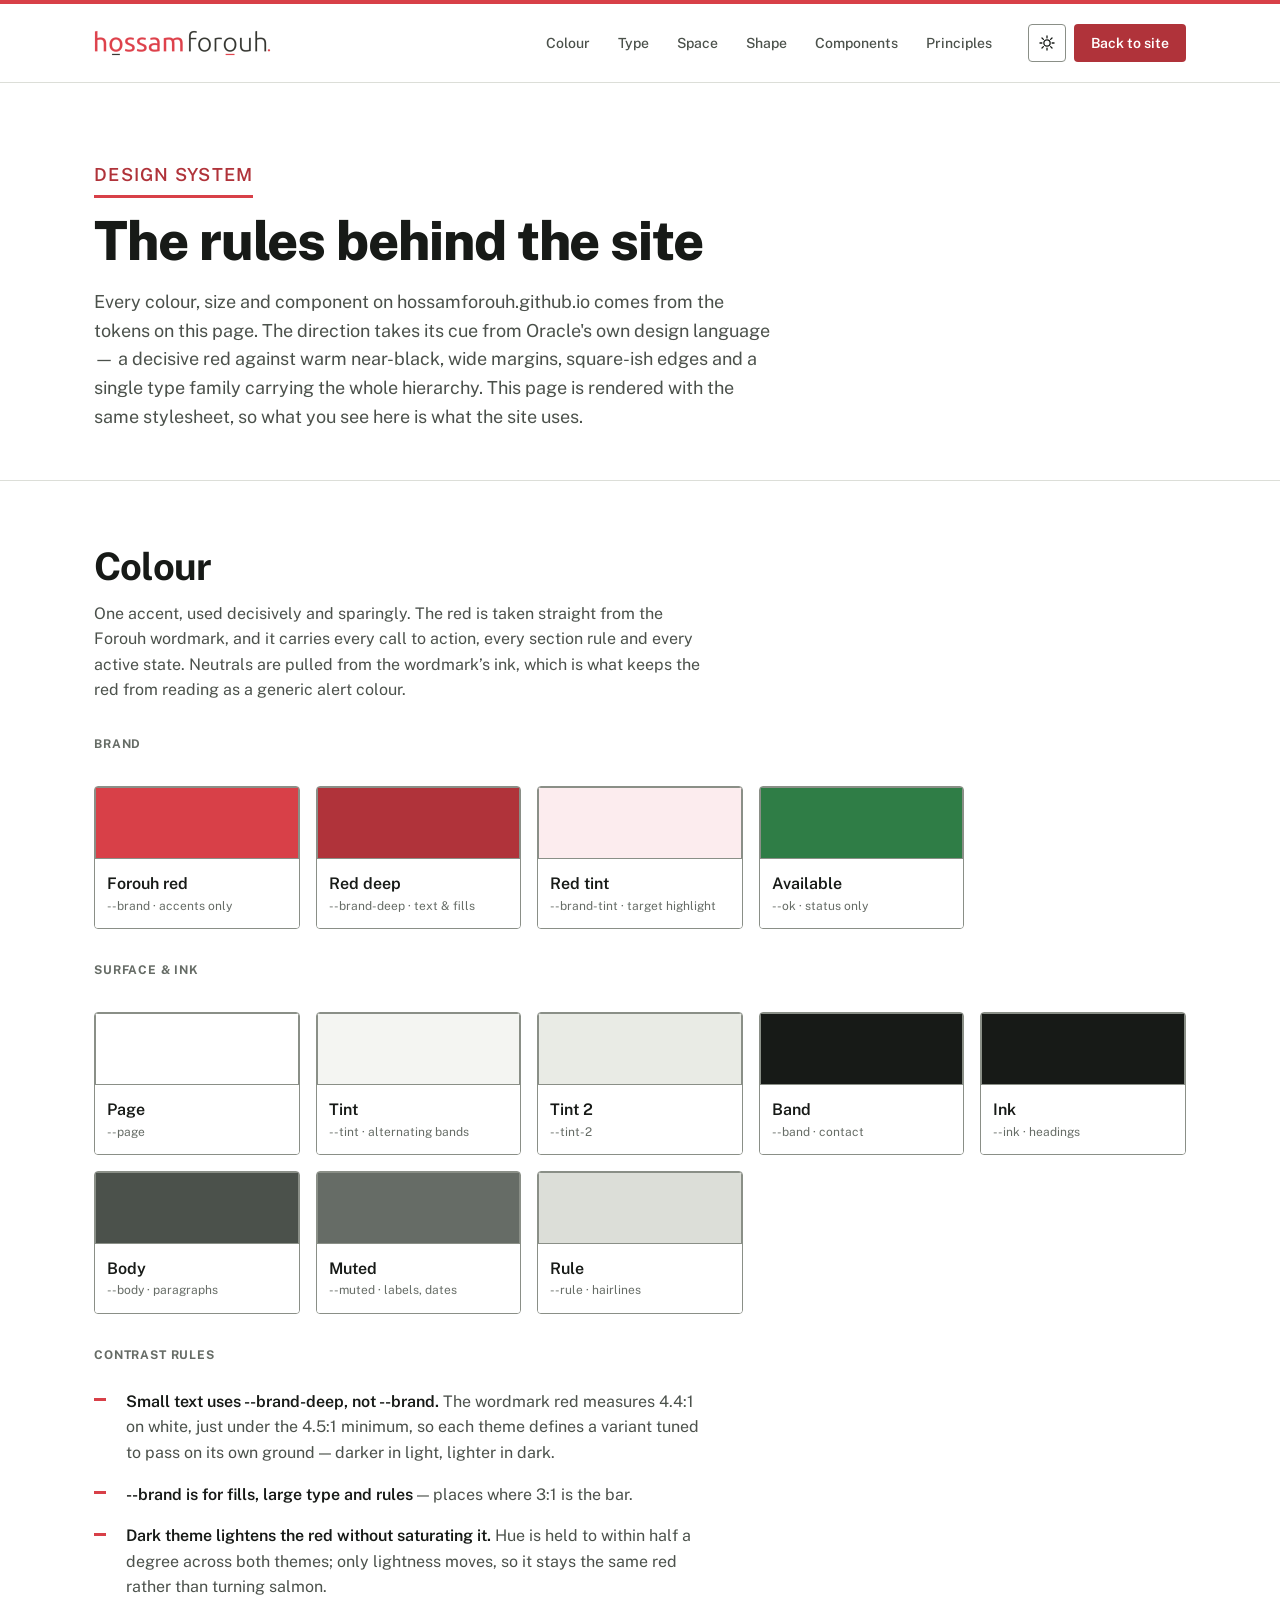
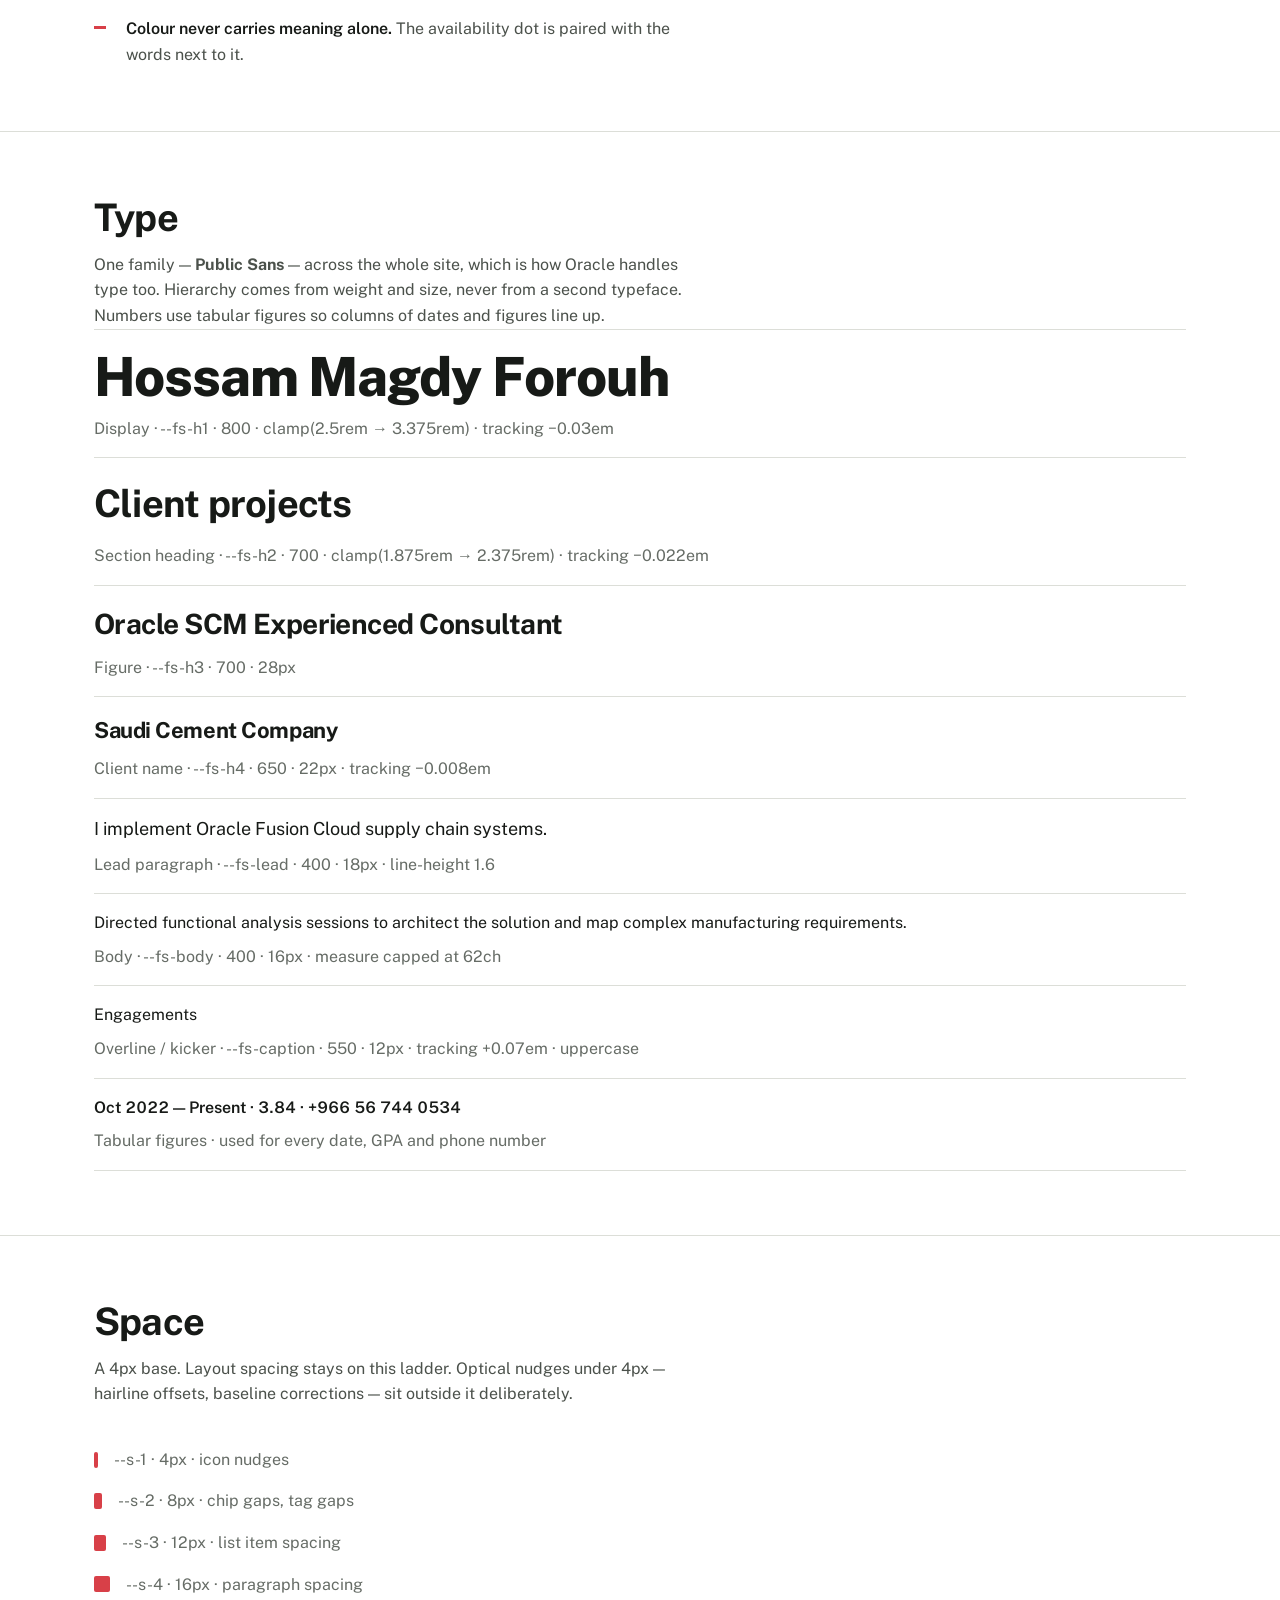
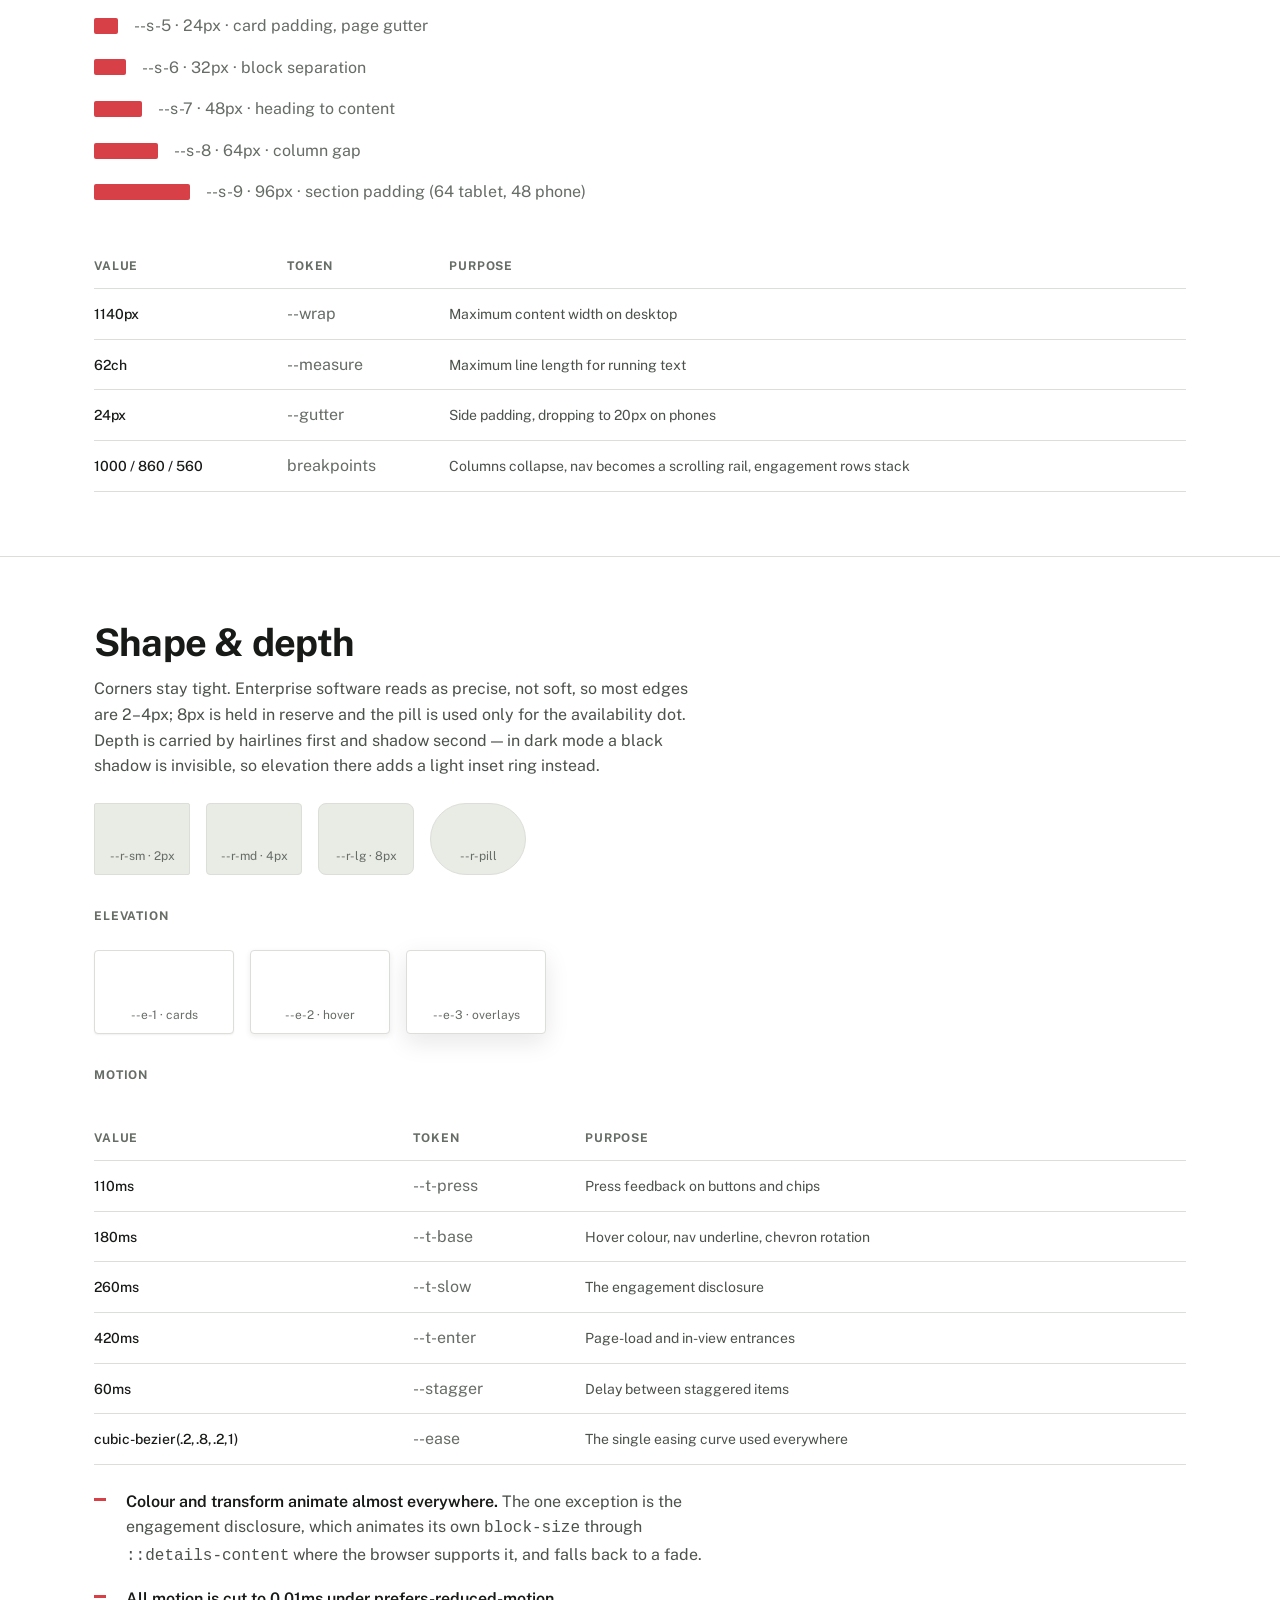
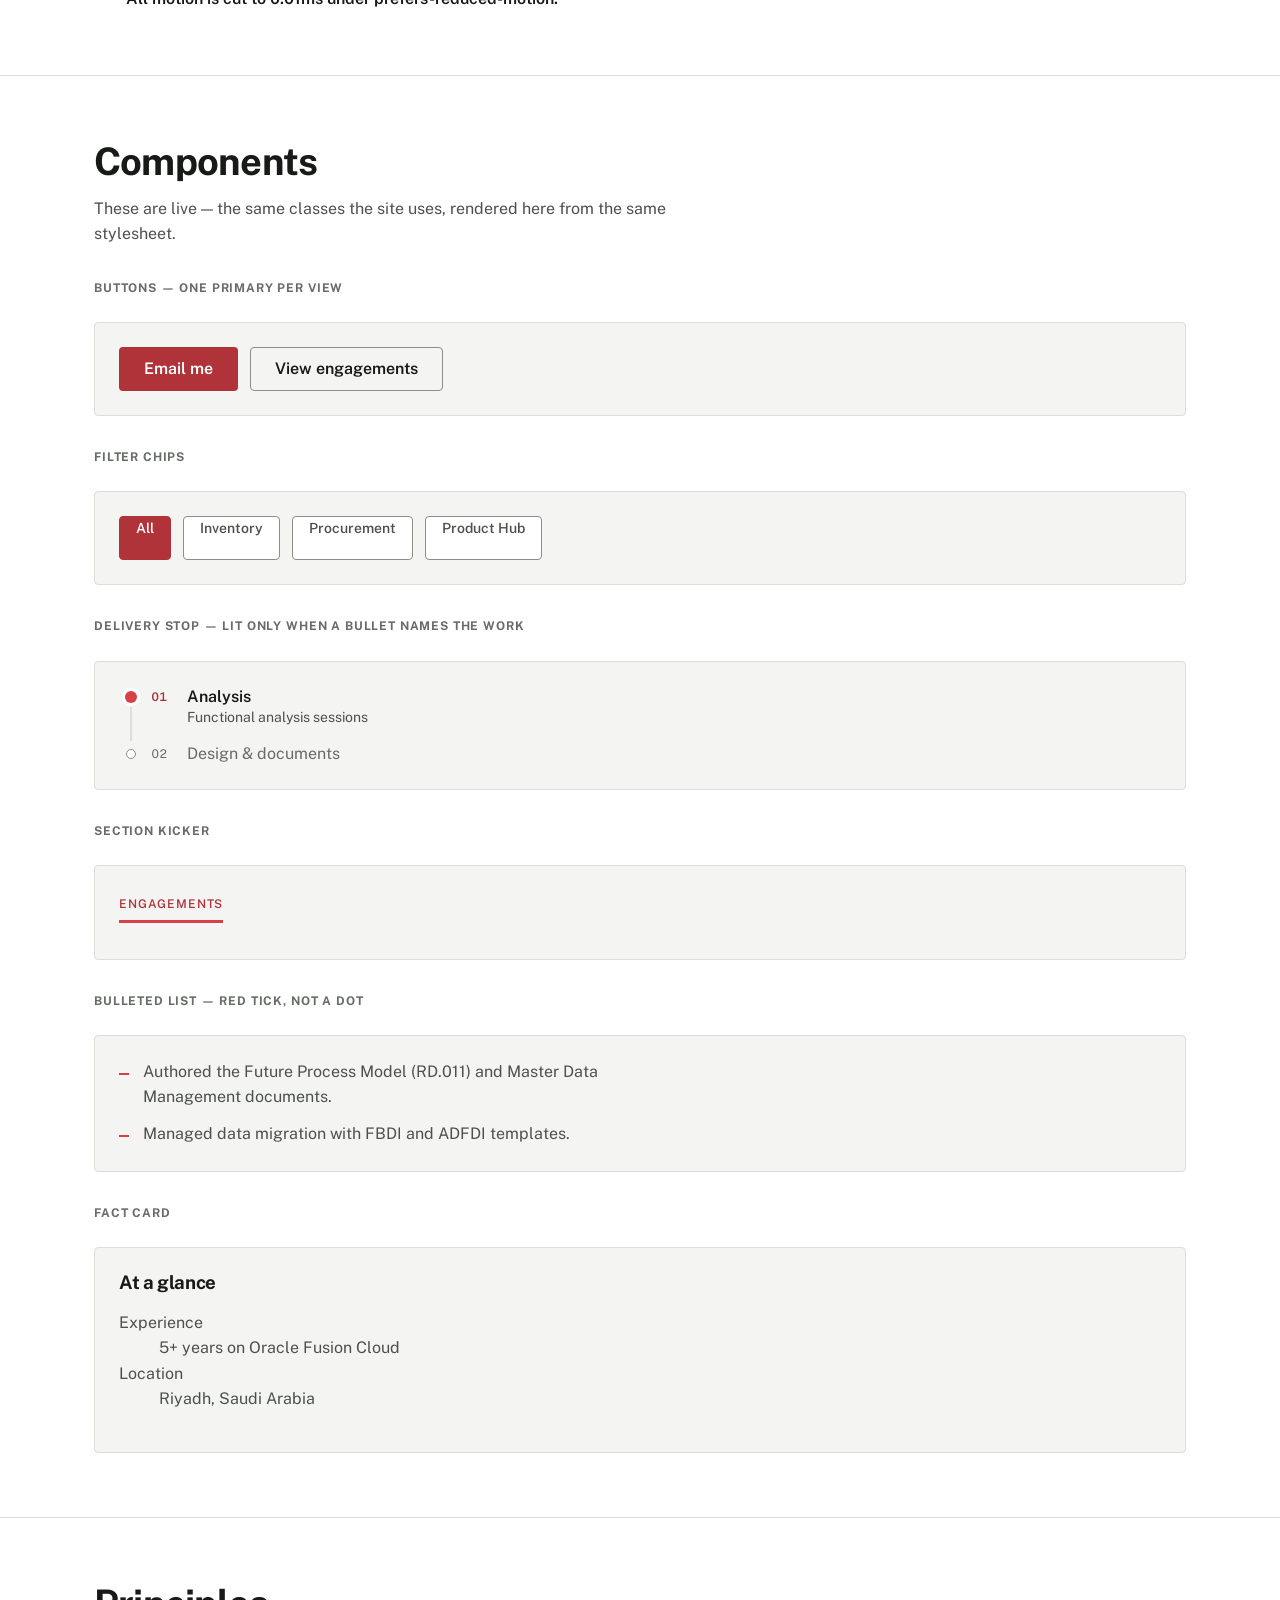
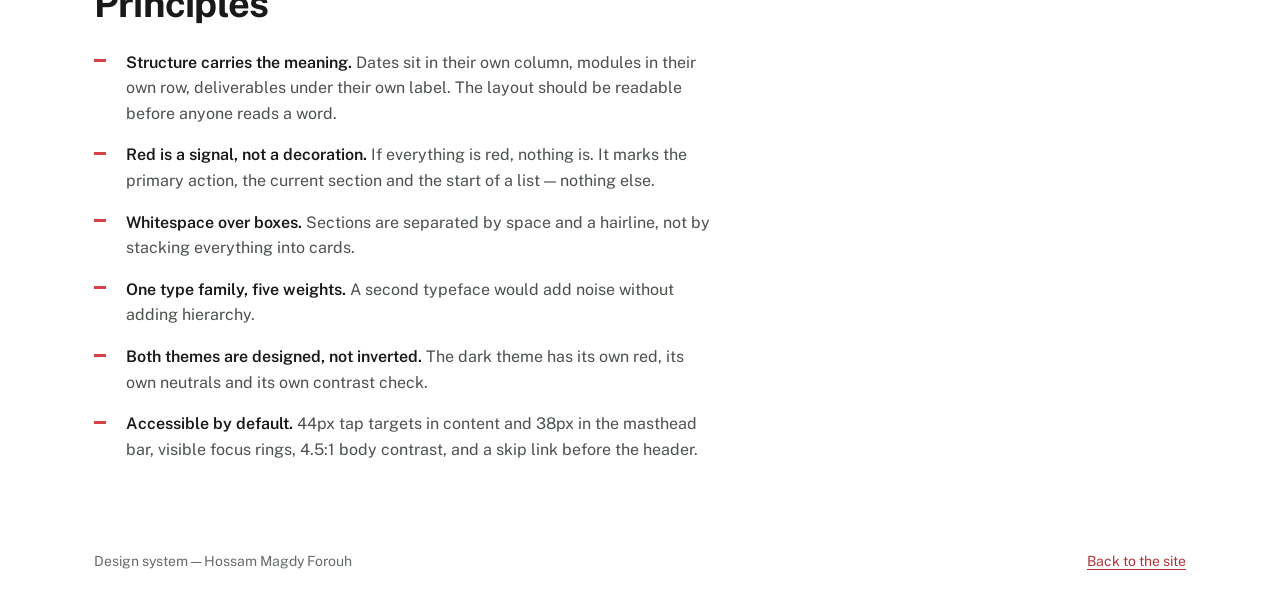
<file: design-system.html>
<!DOCTYPE html>
<html lang="en">
<meta charset="utf-8">
<meta name="viewport" content="width=device-width, initial-scale=1">
<title>Design System — Hossam Forouh</title>
<meta name="description" content="The design system behind hossamforouh.github.io — colour, type, space, shape and components.">
<link rel="canonical" href="https://hossamforouh.github.io/design-system.html">
<meta name="robots" content="index, follow">
<link rel="icon" href="favicon.svg" type="image/svg+xml">
<meta name="theme-color" content="#d84048">
<link rel="preconnect" href="https://fonts.googleapis.com">
<link rel="preconnect" href="https://fonts.gstatic.com" crossorigin>
<script>
  try {
    var t = localStorage.getItem("hf-theme");
    if (t === "light" || t === "dark") document.documentElement.setAttribute("data-theme", t);
  } catch (e) {}
</script>
<link rel="stylesheet" href="https://fonts.googleapis.com/css2?family=Public+Sans:wght@400..800&display=swap">
<link rel="stylesheet" href="styles.css">

<style>
  /* Page-specific layout for the style guide itself. Every colour and size
     below still comes from the same tokens the site uses. */
  .ds-hero { padding-block: var(--s-8) var(--s-7); }
  .ds-hero h1 { font-size: var(--fs-h1); font-weight: var(--w-black); }
  .ds-hero p { max-width: var(--measure); margin-top: var(--s-4); font-size: var(--fs-lead); }

  .ds-section { padding-block: var(--s-8); border-top: 1px solid var(--rule); }
  .ds-section > .wrap > h2 { font-size: var(--fs-h2); }
  .ds-note { max-width: var(--measure); margin-top: var(--s-3); }

  .ds-grid {
    display: grid; grid-template-columns: repeat(auto-fill, minmax(170px, 1fr));
    gap: var(--s-4); margin-top: var(--s-6);
  }

  .swatch { border: 1px solid var(--rule-strong); border-radius: var(--r-md); overflow: hidden; }
  .swatch-chip { box-shadow: inset 0 0 0 1px var(--rule-strong); }
  .swatch-chip { height: 72px; }
  .swatch-meta { padding: var(--s-3); background: var(--surface); }
  .swatch-name { display: block; font-size: var(--fs-label); font-weight: var(--w-semibold); color: var(--ink); }
  .swatch-var { display: block; font-size: var(--fs-caption); color: var(--muted); }

  .ds-scroll { overflow-x: auto; margin-top: var(--s-6); }
  .ds-table { width: 100%; border-collapse: collapse; }
  .ds-table th, .ds-table td {
    text-align: left; vertical-align: baseline;
    padding: var(--s-3) var(--s-4) var(--s-3) 0;
    border-bottom: 1px solid var(--rule);
  }
  .ds-table th {
    font-size: var(--fs-caption); font-weight: var(--w-bold);
    letter-spacing: var(--tracking-label); text-transform: uppercase; color: var(--muted);
  }
  .ds-table td { font-size: var(--fs-small); color: var(--body); }
  .ds-table td:first-child { color: var(--ink); font-weight: var(--w-medium); white-space: nowrap; }
  .ds-table .ds-token { color: var(--muted); font-size: var(--fs-label); white-space: nowrap; }

  .type-row { padding-block: var(--s-4); border-bottom: 1px solid var(--rule); }
  .type-row:first-of-type { border-top: 1px solid var(--rule); }
  .type-sample { color: var(--ink); display: block; }
  .type-facts { margin-top: var(--s-2); font-size: var(--fs-label); color: var(--muted); }

  .space-row { display: flex; align-items: center; gap: var(--s-4); padding-block: var(--s-2); }
  .space-bar { height: 16px; background: var(--brand); border-radius: var(--r-sm); }
  .space-label { font-size: var(--fs-label); color: var(--muted); }

  .demo {
    display: flex; flex-wrap: wrap; align-items: center; gap: var(--s-3);
    margin-top: var(--s-5); padding: var(--s-5);
    background: var(--tint); border: 1px solid var(--rule); border-radius: var(--r-md);
  }
  .demo-stack { display: block; }
  .demo-label {
    font-size: var(--fs-caption); font-weight: var(--w-bold);
    letter-spacing: var(--tracking-label); text-transform: uppercase;
    color: var(--muted); margin-top: var(--s-6);
  }

  .shape-row { display: flex; flex-wrap: wrap; gap: var(--s-4); margin-top: var(--s-5); }
  .shape-box {
    width: 96px; height: 72px;
    display: grid; place-items: end center; padding-bottom: var(--s-2);
    background: var(--tint-2); border: 1px solid var(--rule);
    font-size: var(--fs-caption); color: var(--muted);
  }
  .elev-box {
    width: 140px; height: 84px;
    display: grid; place-items: end center; padding-bottom: var(--s-2);
    background: var(--surface); border: 1px solid var(--rule); border-radius: var(--r-md);
    font-size: var(--fs-caption); color: var(--muted);
  }

  .ds-rules { display: flex; flex-direction: column; gap: var(--s-4); max-width: var(--measure); margin-top: var(--s-5); }
  .ds-rules li { position: relative; padding-left: var(--s-6); }
  .ds-rules li::before {
    content: ""; position: absolute; left: 0; top: .6em;
    width: 12px; height: 3px; background: var(--brand);
  }
  .ds-rules strong { color: var(--ink); font-weight: var(--w-semibold); }
</style>

<a class="skip" href="#ds-main">Skip to content</a>

<div class="brandbar" aria-hidden="true"></div>

<header class="masthead">
  <div class="wrap masthead-inner">
    <a class="brandmark" href="index.html" aria-label="Hossam Forouh — home">
      <img class="wordmark wordmark-light" src="logo.png" alt="Hossam Forouh" width="354" height="52">
      <img class="wordmark wordmark-dark" src="logo-dark.png" alt="" width="354" height="52">
    </a>
    <nav class="mainnav" aria-label="Sections">
      <a href="#colour">Colour</a>
      <a href="#type">Type</a>
      <a href="#space">Space</a>
      <a href="#shape">Shape</a>
      <a href="#components">Components</a>
      <a href="#principles">Principles</a>
    </nav>
    <div class="masthead-actions">
      <button id="theme-toggle" class="icon-btn" type="button" aria-label="Switch colour theme">
        <svg class="ico-sun" viewBox="0 0 24 24" aria-hidden="true"><circle cx="12" cy="12" r="4.2"/><path d="M12 2.6v2.6M12 18.8v2.6M2.6 12h2.6M18.8 12h2.6M5.3 5.3l1.9 1.9M16.8 16.8l1.9 1.9M18.7 5.3l-1.9 1.9M7.2 16.8l-1.9 1.9"/></svg>
        <svg class="ico-moon" viewBox="0 0 24 24" aria-hidden="true"><path d="M20 14.2A8.4 8.4 0 0 1 9.8 4a8.4 8.4 0 1 0 10.2 10.2Z"/></svg>
      </button>
      <a class="btn btn-primary" href="index.html">Back to site</a>
    </div>
  </div>
</header>

<main id="ds-main">

  <section class="ds-hero">
    <div class="wrap">
      <p class="kicker">Design system</p>
      <h1>The rules behind the site</h1>
      <p>
        Every colour, size and component on hossamforouh.github.io comes from the tokens on this page.
        The direction takes its cue from Oracle's own design language — a decisive red against warm
        near-black, wide margins, square-ish edges and a single type family carrying the whole hierarchy.
        This page is rendered with the same stylesheet, so what you see here is what the site uses.
      </p>
    </div>
  </section>

  <!-- COLOUR -->
  <section id="colour" class="ds-section">
    <div class="wrap">
      <h2>Colour</h2>
      <p class="ds-note">
        One accent, used decisively and sparingly. The red is taken straight from the Forouh wordmark, and it carries every call to action, every
        section rule and every active state. Neutrals are pulled from the wordmark’s ink, which is what
        keeps the red from reading as a generic alert colour.
      </p>

      <p class="demo-label">Brand</p>
      <div class="ds-grid">
        <div class="swatch"><div class="swatch-chip" style="background:var(--brand)"></div>
          <div class="swatch-meta"><span class="swatch-name">Forouh red</span><span class="swatch-var">--brand · accents only</span></div></div>
        <div class="swatch"><div class="swatch-chip" style="background:var(--brand-deep)"></div>
          <div class="swatch-meta"><span class="swatch-name">Red deep</span><span class="swatch-var">--brand-deep · text &amp; fills</span></div></div>
        <div class="swatch"><div class="swatch-chip" style="background:var(--brand-tint)"></div>
          <div class="swatch-meta"><span class="swatch-name">Red tint</span><span class="swatch-var">--brand-tint · target highlight</span></div></div>
        <div class="swatch"><div class="swatch-chip" style="background:var(--ok)"></div>
          <div class="swatch-meta"><span class="swatch-name">Available</span><span class="swatch-var">--ok · status only</span></div></div>
      </div>

      <p class="demo-label">Surface &amp; ink</p>
      <div class="ds-grid">
        <div class="swatch"><div class="swatch-chip" style="background:var(--page)"></div>
          <div class="swatch-meta"><span class="swatch-name">Page</span><span class="swatch-var">--page</span></div></div>
        <div class="swatch"><div class="swatch-chip" style="background:var(--tint)"></div>
          <div class="swatch-meta"><span class="swatch-name">Tint</span><span class="swatch-var">--tint · alternating bands</span></div></div>
        <div class="swatch"><div class="swatch-chip" style="background:var(--tint-2)"></div>
          <div class="swatch-meta"><span class="swatch-name">Tint 2</span><span class="swatch-var">--tint-2</span></div></div>
        <div class="swatch"><div class="swatch-chip" style="background:var(--band)"></div>
          <div class="swatch-meta"><span class="swatch-name">Band</span><span class="swatch-var">--band · contact</span></div></div>
        <div class="swatch"><div class="swatch-chip" style="background:var(--ink)"></div>
          <div class="swatch-meta"><span class="swatch-name">Ink</span><span class="swatch-var">--ink · headings</span></div></div>
        <div class="swatch"><div class="swatch-chip" style="background:var(--body)"></div>
          <div class="swatch-meta"><span class="swatch-name">Body</span><span class="swatch-var">--body · paragraphs</span></div></div>
        <div class="swatch"><div class="swatch-chip" style="background:var(--muted)"></div>
          <div class="swatch-meta"><span class="swatch-name">Muted</span><span class="swatch-var">--muted · labels, dates</span></div></div>
        <div class="swatch"><div class="swatch-chip" style="background:var(--rule)"></div>
          <div class="swatch-meta"><span class="swatch-name">Rule</span><span class="swatch-var">--rule · hairlines</span></div></div>
      </div>

      <p class="demo-label">Contrast rules</p>
      <ul class="ds-rules">
        <li><strong>Small text uses --brand-deep, not --brand.</strong> The wordmark red measures 4.4:1 on white, just under the 4.5:1 minimum, so each theme defines a variant tuned to pass on its own ground — darker in light, lighter in dark.</li>
        <li><strong>--brand is for fills, large type and rules</strong> — places where 3:1 is the bar.</li>
        <li><strong>Dark theme lightens the red without saturating it.</strong> Hue is held to within half a degree across both themes; only lightness moves, so it stays the same red rather than turning salmon.</li>
        <li><strong>Colour never carries meaning alone.</strong> The availability dot is paired with the words next to it.</li>
      </ul>
    </div>
  </section>

  <!-- TYPE -->
  <section id="type" class="ds-section">
    <div class="wrap">
      <h2>Type</h2>
      <p class="ds-note">
        One family — <strong>Public Sans</strong> — across the whole site, which is how Oracle handles
        type too. Hierarchy comes from weight and size, never from a second typeface. Numbers use
        tabular figures so columns of dates and figures line up.
      </p>

      <div class="type-row">
        <span class="type-sample" style="font-size:var(--fs-h1);font-weight:var(--w-black);letter-spacing:var(--tracking-tight);line-height:var(--lh-tight)">Hossam Magdy Forouh</span>
        <p class="type-facts">Display · --fs-h1 · 800 · clamp(2.5rem → 3.375rem) · tracking −0.03em</p>
      </div>
      <div class="type-row">
        <span class="type-sample" style="font-size:var(--fs-h2);font-weight:var(--w-bold);letter-spacing:var(--tracking-tight)">Client projects</span>
        <p class="type-facts">Section heading · --fs-h2 · 700 · clamp(1.875rem → 2.375rem) · tracking −0.022em</p>
      </div>
      <div class="type-row">
        <span class="type-sample" style="font-size:var(--fs-h3);font-weight:var(--w-bold);letter-spacing:var(--tracking-tight)">Oracle SCM Experienced Consultant</span>
        <p class="type-facts">Figure · --fs-h3 · 700 · 28px</p>
      </div>
      <div class="type-row">
        <span class="type-sample" style="font-size:var(--fs-h4);font-weight:var(--w-bold);letter-spacing:var(--tracking-tight)">Saudi Cement Company</span>
        <p class="type-facts">Client name · --fs-h4 · 650 · 22px · tracking −0.008em</p>
      </div>
      <div class="type-row">
        <span class="type-sample" style="font-size:var(--fs-lead);font-weight:var(--w-regular);line-height:var(--lh-normal)">I implement Oracle Fusion Cloud supply chain systems.</span>
        <p class="type-facts">Lead paragraph · --fs-lead · 400 · 18px · line-height 1.6</p>
      </div>
      <div class="type-row">
        <span class="type-sample" style="font-size:var(--fs-body);font-weight:var(--w-regular);line-height:var(--lh-normal)">Directed functional analysis sessions to architect the solution and map complex manufacturing requirements.</span>
        <p class="type-facts">Body · --fs-body · 400 · 16px · measure capped at 62ch</p>
      </div>
      <div class="type-row">
        <span class="type-sample overline">Engagements</span>
        <p class="type-facts">Overline / kicker · --fs-caption · 550 · 12px · tracking +0.07em · uppercase</p>
      </div>
      <div class="type-row">
        <span class="type-sample" style="font-size:var(--fs-body);font-variant-numeric:tabular-nums;font-weight:var(--w-semibold)">Oct 2022 — Present · 3.84 · +966 56 744 0534</span>
        <p class="type-facts">Tabular figures · used for every date, GPA and phone number</p>
      </div>
    </div>
  </section>

  <!-- SPACE -->
  <section id="space" class="ds-section">
    <div class="wrap">
      <h2>Space</h2>
      <p class="ds-note">
        A 4px base. Layout spacing stays on this ladder. Optical nudges under 4px — hairline offsets,
        baseline corrections — sit outside it deliberately.
      </p>

      <div style="margin-top:var(--s-6)">
        <div class="space-row"><div class="space-bar" style="width:4px"></div><span class="space-label">--s-1 · 4px · icon nudges</span></div>
        <div class="space-row"><div class="space-bar" style="width:8px"></div><span class="space-label">--s-2 · 8px · chip gaps, tag gaps</span></div>
        <div class="space-row"><div class="space-bar" style="width:12px"></div><span class="space-label">--s-3 · 12px · list item spacing</span></div>
        <div class="space-row"><div class="space-bar" style="width:16px"></div><span class="space-label">--s-4 · 16px · paragraph spacing</span></div>
        <div class="space-row"><div class="space-bar" style="width:24px"></div><span class="space-label">--s-5 · 24px · card padding, page gutter</span></div>
        <div class="space-row"><div class="space-bar" style="width:32px"></div><span class="space-label">--s-6 · 32px · block separation</span></div>
        <div class="space-row"><div class="space-bar" style="width:48px"></div><span class="space-label">--s-7 · 48px · heading to content</span></div>
        <div class="space-row"><div class="space-bar" style="width:64px"></div><span class="space-label">--s-8 · 64px · column gap</span></div>
        <div class="space-row"><div class="space-bar" style="width:96px"></div><span class="space-label">--s-9 · 96px · section padding (64 tablet, 48 phone)</span></div>
      </div>

      <div class="ds-scroll"><table class="ds-table">
        <caption class="visually-hidden">Layout values</caption>
        <thead><tr><th>Value</th><th>Token</th><th>Purpose</th></tr></thead>
        <tbody>
          <tr><td>1140px</td><td class="ds-token">--wrap</td><td>Maximum content width on desktop</td></tr>
          <tr><td>62ch</td><td class="ds-token">--measure</td><td>Maximum line length for running text</td></tr>
          <tr><td>24px</td><td class="ds-token">--gutter</td><td>Side padding, dropping to 20px on phones</td></tr>
          <tr><td>1000 / 860 / 560</td><td class="ds-token">breakpoints</td><td>Columns collapse, nav becomes a scrolling rail, engagement rows stack</td></tr>
        </tbody>
      </table></div>
    </div>
  </section>

  <!-- SHAPE -->
  <section id="shape" class="ds-section">
    <div class="wrap">
      <h2>Shape &amp; depth</h2>
      <p class="ds-note">
        Corners stay tight. Enterprise software reads as precise, not soft, so most edges are 2–4px;
        8px is held in reserve and the pill is used only for the availability dot. Depth is carried
        by hairlines first and shadow second — in dark mode a black shadow is invisible, so elevation
        there adds a light inset ring instead.
      </p>

      <div class="shape-row">
        <div class="shape-box" style="border-radius:var(--r-sm)">--r-sm · 2px</div>
        <div class="shape-box" style="border-radius:var(--r-md)">--r-md · 4px</div>
        <div class="shape-box" style="border-radius:var(--r-lg)">--r-lg · 8px</div>
        <div class="shape-box" style="border-radius:var(--r-pill)">--r-pill</div>
      </div>

      <p class="demo-label">Elevation</p>
      <div class="shape-row">
        <div class="elev-box" style="box-shadow:var(--e-1)">--e-1 · cards</div>
        <div class="elev-box" style="box-shadow:var(--e-2)">--e-2 · hover</div>
        <div class="elev-box" style="box-shadow:var(--e-3)">--e-3 · overlays</div>
      </div>

      <p class="demo-label">Motion</p>
      <div class="ds-scroll"><table class="ds-table">
        <caption class="visually-hidden">Motion durations and easing</caption>
        <thead><tr><th>Value</th><th>Token</th><th>Purpose</th></tr></thead>
        <tbody>
          <tr><td>110ms</td><td class="ds-token">--t-press</td><td>Press feedback on buttons and chips</td></tr>
          <tr><td>180ms</td><td class="ds-token">--t-base</td><td>Hover colour, nav underline, chevron rotation</td></tr>
          <tr><td>260ms</td><td class="ds-token">--t-slow</td><td>The engagement disclosure</td></tr>
          <tr><td>420ms</td><td class="ds-token">--t-enter</td><td>Page-load and in-view entrances</td></tr>
          <tr><td>60ms</td><td class="ds-token">--stagger</td><td>Delay between staggered items</td></tr>
          <tr><td>cubic-bezier(.2,.8,.2,1)</td><td class="ds-token">--ease</td><td>The single easing curve used everywhere</td></tr>
        </tbody>
      </table></div>
      <ul class="ds-rules">
        <li><strong>Colour and transform animate almost everywhere.</strong> The one exception is the engagement disclosure, which animates its own <code>block-size</code> through <code>::details-content</code> where the browser supports it, and falls back to a fade.</li>
        <li><strong>All motion is cut to 0.01ms under prefers-reduced-motion.</strong></li>
      </ul>
    </div>
  </section>

  <!-- COMPONENTS -->
  <section id="components" class="ds-section">
    <div class="wrap">
      <h2>Components</h2>
      <p class="ds-note">These are live — the same classes the site uses, rendered here from the same stylesheet.</p>

      <p class="demo-label">Buttons — one primary per view</p>
      <div class="demo">
        <span class="btn btn-primary">Email me</span>
        <span class="btn btn-ghost">View engagements</span>
      </div>

      <p class="demo-label">Filter chips</p>
      <div class="demo">
        <span class="chip is-on">All</span>
        <span class="chip">Inventory</span>
        <span class="chip">Procurement</span>
        <span class="chip">Product Hub</span>
      </div>

      <p class="demo-label">Delivery stop — lit only when a bullet names the work</p>
      <div class="demo">
        <ol class="path" style="margin:0">
          <li class="stop is-lit" data-step="1"><span class="stop-dot" aria-hidden="true"></span><span class="stop-n" aria-hidden="true">01</span><span class="stop-label">Analysis</span><span class="stop-proof">Functional analysis sessions</span></li>
          <li class="stop" data-step="2"><span class="stop-dot" aria-hidden="true"></span><span class="stop-n" aria-hidden="true">02</span><span class="stop-label">Design &amp; documents</span></li>
        </ol>
      </div>

      <p class="demo-label">Section kicker</p>
      <div class="demo"><span class="demo-stack"><span class="kicker">Engagements</span></span></div>

      <p class="demo-label">Bulleted list — red tick, not a dot</p>
      <div class="demo">
        <ul class="bullets">
          <li>Authored the Future Process Model (RD.011) and Master Data Management documents.</li>
          <li>Managed data migration with FBDI and ADFDI templates.</li>
        </ul>
      </div>

      <p class="demo-label">Fact card</p>
      <div class="demo">
        <div class="factcard" style="max-width:320px">
          <h3 class="factcard-title">At a glance</h3>
          <dl>
            <div><dt>Experience</dt><dd>5+ years on Oracle Fusion Cloud</dd></div>
            <div><dt>Location</dt><dd>Riyadh, Saudi Arabia</dd></div>
          </dl>
        </div>
      </div>
    </div>
  </section>

  <!-- PRINCIPLES -->
  <section id="principles" class="ds-section">
    <div class="wrap">
      <h2>Principles</h2>
      <ul class="ds-rules">
        <li><strong>Structure carries the meaning.</strong> Dates sit in their own column, modules in their own row, deliverables under their own label. The layout should be readable before anyone reads a word.</li>
        <li><strong>Red is a signal, not a decoration.</strong> If everything is red, nothing is. It marks the primary action, the current section and the start of a list — nothing else.</li>
        <li><strong>Whitespace over boxes.</strong> Sections are separated by space and a hairline, not by stacking everything into cards.</li>
        <li><strong>One type family, five weights.</strong> A second typeface would add noise without adding hierarchy.</li>
        <li><strong>Both themes are designed, not inverted.</strong> The dark theme has its own red, its own neutrals and its own contrast check.</li>
        <li><strong>Accessible by default.</strong> 44px tap targets in content and 38px in the masthead bar, visible focus rings, 4.5:1 body contrast, and a skip link before the header.</li>
      </ul>
    </div>
  </section>

  <footer class="colophon">
    <div class="wrap colophon-inner">
      <p>Design system — Hossam Magdy Forouh</p>
      <p><a href="index.html">Back to the site</a></p>
    </div>
  </footer>

</main>

<script src="script.js"></script>
</html>
</file>
<file: styles.css>
/* ==========================================================================
   HOSSAM FOROUH — DESIGN SYSTEM
   Built on the Forouh wordmark: its red and ink, with Oracle-style structure.
   Every value below is a token. Components never hard-code a colour or size.
   See design-system.html for the rendered style guide.
   ========================================================================== */

/* --------------------------------------------------------------------------
   1. COLOUR — light theme is the default
   -------------------------------------------------------------------------- */
:root {
  color-scheme: light;

  /* Surfaces */
  --page:        #ffffff;
  --surface:     #ffffff;
  --tint:        #f4f5f2;   /* warm neutral, not grey */
  --tint-2:      #e9ebe5;

  /* Text */
  --ink:         #171a17;   /* near-black, tuned to the wordmark ink */
  --body:        #4b514b;
  --muted:       #666c66;

  /* Lines */
  --rule:        #dcded8;
  --rule-strong: #8a8f87;

  /* Brand — sampled from the Forouh wordmark */
  --brand:       #d84048;   /* fills, large type, rules */
  --brand-deep:  #b0333a;   /* small text and links: passes AA on white */
  --brand-hover: #9b2d33;   /* hover goes DARKER in light: 7.46 on white */
  --brand-tint:  #fcecee;
  --on-brand:    #ffffff;
  --brand-on-band: #ef7b82;  /* links on the ink band: 6.54 on --band */

  /* Inverted band */
  --band:        #171a17;
  --band-ink:    #ffffff;
  --band-body:   #b3b8b2;
  --band-rule:   #333833;
  --band-skyline: #4d534c;  /* Riyadh skyline line on the band: quiet but clearly drawn */

  /* Status */
  --ok:          #2f7d46;

  /* Logo plate — client logos are drawn for light grounds */
  --logo-plate:  #f4f5f2;   /* must differ from --surface, or the plate is invisible */

  /* ----- Type ----- */
  --font: "Public Sans", -apple-system, BlinkMacSystemFont, "Segoe UI", Arial, sans-serif;

  /* One accelerating ramp — steps widen as they grow, so every size is
     distinguishable from its neighbour instead of reading as a rendering slip. */
  --fs-caption: 0.75rem;    /* 12 */
  --fs-small:   0.875rem;   /* 14 */
  --fs-body:    1rem;       /* 16 */
  --fs-lead:    1.125rem;   /* 18 */
  --fs-h4:      1.375rem;   /* 22 */
  --fs-h3:      1.75rem;    /* 28 */
  --fs-h2:      clamp(1.875rem, 3.6vw, 2.375rem);   /* 30 - 38 */
  --fs-h1:      clamp(2.5rem, 5.2vw, 3.375rem);     /* 40 - 54, keeps text-wrap:balance working */

  /* Line-height by role */
  --lh-display: 1.08;
  --lh-tight:   1.15;
  --lh-heading: 1.25;
  --lh-label:   1.30;
  --lh-snug:    1.35;
  --lh-lead:    1.50;
  --lh-normal:  1.60;

  /* Tracking indexed by size: tighter as type grows, positive for small text */
  --tracking-display: -0.03em;
  --tracking-h2:      -0.022em;
  --tracking-tight:   -0.02em;
  --tracking-h4:      -0.008em;
  --tracking-small:    0.005em;
  --tracking-label:    0.07em;   /* 0.11em dissolved the words into letters */

  /* Public Sans is loaded as a variable range, so in-between weights cost nothing */
  --w-regular:  400;
  --w-lead:     450;
  --w-medium:   500;
  --w-label:    550;   /* 700 closes the counters at 12px uppercase */
  --w-semibold: 600;
  --w-heading:  650;
  --w-bold:     700;
  --w-black:    800;

  /* ----- Space (4px base) ----- */
  --s-1:  4px;   --s-2:  8px;   --s-3: 12px;  --s-4: 16px;
  --s-5: 24px;   --s-6: 32px;   --s-7: 48px;  --s-8: 64px;
  --s-9: 96px;

  /* ----- Shape ----- */
  --r-sm: 2px;
  --r-md: 4px;
  --r-lg: 8px;
  --r-pill: 999px;

  /* ----- Elevation ----- */
  --e-1: 0 1px 2px rgba(22, 21, 19, .06);
  --e-2: 0 2px 6px rgba(22, 21, 19, .08);
  --e-3: 0 8px 24px rgba(22, 21, 19, .10);

  /* ----- Motion ----- */
  --ease: cubic-bezier(.2, .8, .2, 1);
  --t-press: 110ms;   /* press feedback — must feel instant */
  --t-base:  180ms;   /* hover colour, nav underline, chevron */
  --t-slow:  260ms;   /* the engagement disclosure */
  --t-enter: 420ms;   /* page-load entrances */
  --stagger:  60ms;   /* one token drives the whole entrance rhythm */

  /* ----- Layout ----- */
  --wrap:    1140px;
  --measure: 62ch;
  --gutter:  24px;
  --z-header: 30;
  --h-wordmark:   26px;
  --h-control:    44px;
  --h-control-sm: 38px;
  --h-masthead:   90px;   /* fallback; script.js sets the measured header height */
  --z-skip:  100;
}

/* System dark, unless the viewer explicitly chose light */
@media (prefers-color-scheme: dark) {
  :root:not([data-theme="light"]) {
    color-scheme: dark;

    --page:        #151715;
    --surface:     #232622;
    --tint:        #1a1c19;
    --tint-2:      #2d312c;
    --ink:         #f1f3ef;
    --body:        #b2b8b1;
    --muted:       #8c928b;
    --rule:        #41463f;
    --rule-strong: #767c75;
    --brand:       #e2626a;
    --brand-deep:  #ee878d;
    --brand-tint:  #43262a;
    --brand-hover: #f7a1a7;   /* hover goes LIGHTER in dark — same intent, opposite direction */
    --on-brand:    #1a0c0e;
    --brand-on-band: #ee878d;
    --band:        #262a25;
    --band-ink:    #f1f3ef;
    --band-body:   #a6aca5;
    --band-rule:   #3d423c;
    --band-skyline: #555b54;
    --ok:          #5fb36c;
    --logo-plate:  #e8eae5;
    --e-1: 0 0 0 1px rgba(255,255,255,.05), 0 1px 2px rgba(0,0,0,.6);
    --e-2: 0 0 0 1px rgba(255,255,255,.07), 0 4px 10px rgba(0,0,0,.65);
    --e-3: 0 0 0 1px rgba(255,255,255,.10), 0 12px 32px rgba(0,0,0,.7);
  }
}

/* An explicit light choice must also tell the browser, for scrollbars and controls. */
:root[data-theme="light"] { color-scheme: light; }

/* Explicit dark choice wins over a light OS */
:root[data-theme="dark"] {
  color-scheme: dark;

  --page:        #151715;
  --surface:     #232622;
  --tint:        #1a1c19;
  --tint-2:      #2d312c;
  --ink:         #f1f3ef;
  --body:        #b2b8b1;
  --muted:       #8c928b;
  --rule:        #41463f;
  --rule-strong: #767c75;
  --brand:       #e2626a;
  --brand-deep:  #ee878d;
  --brand-tint:  #43262a;
  --brand-hover: #f7a1a7;   /* hover goes LIGHTER in dark — same intent, opposite direction */
  --on-brand:    #1a0c0e;
  --brand-on-band: #ee878d;
  --band:        #262a25;
  --band-ink:    #f1f3ef;
  --band-body:   #a6aca5;
  --band-rule:   #3d423c;
  --band-skyline: #555b54;
  --ok:          #5fb36c;
  --logo-plate:  #e8eae5;
  --e-1: 0 0 0 1px rgba(255,255,255,.05), 0 1px 2px rgba(0,0,0,.6);
  --e-2: 0 0 0 1px rgba(255,255,255,.07), 0 4px 10px rgba(0,0,0,.65);
  --e-3: 0 0 0 1px rgba(255,255,255,.10), 0 12px 32px rgba(0,0,0,.7);
}

/* --------------------------------------------------------------------------
   2. BASE
   -------------------------------------------------------------------------- */
* { box-sizing: border-box; }

body {
  margin: 0;
  background: var(--page);
  color: var(--body);
  font-family: var(--font);
  font-size: var(--fs-body);
  font-weight: var(--w-regular);
  line-height: var(--lh-normal);
  -webkit-font-smoothing: antialiased;
}

h1, h2, h3, h4 {
  margin: 0;
  color: var(--ink);
  font-weight: var(--w-bold);
  line-height: var(--lh-tight);
  letter-spacing: var(--tracking-tight);
  text-wrap: balance;
}
.section-head h2 { letter-spacing: var(--tracking-h2); }
p { margin: 0; }
ul, ol { margin: 0; padding: 0; list-style: none; }
img { max-width: 100%; }

a { color: var(--brand-deep); text-underline-offset: 3px; }
a:hover { color: var(--brand-hover); text-decoration-thickness: 2px; }

/* Disabled — one rule covering every control in the system */
.btn[disabled], .btn[aria-disabled="true"], .chip[disabled], .icon-btn[disabled] {
  opacity: .5; cursor: not-allowed; pointer-events: none;
}

/* Selection, so the OS blue does not fight the brand red */
::selection { background: var(--brand-tint); color: var(--ink); }

:focus-visible { outline: 2px solid var(--brand); outline-offset: 2px; }

.wrap { max-width: var(--wrap); margin: 0 auto; padding-inline: var(--gutter); }

.visually-hidden {
  position: absolute; width: 1px; height: 1px;
  clip-path: inset(50%); overflow: hidden; white-space: nowrap;
}

.skip {
  position: absolute; left: -9999px; top: 0; z-index: var(--z-skip);
  background: var(--brand-deep); color: var(--on-brand);
  padding: var(--s-3) var(--s-5); font-weight: var(--w-semibold); text-decoration: none;
}
.skip:focus { left: 0; }

/* Brand bar across the very top of the page */
.brandbar { height: 4px; background: var(--brand); }

/* --------------------------------------------------------------------------
   3. MASTHEAD
   -------------------------------------------------------------------------- */
.masthead {
  position: sticky; top: 0; z-index: var(--z-header);
  background: var(--page);
  border-bottom: 1px solid var(--rule);
}
.masthead-inner {
  display: flex; align-items: center; gap: var(--s-5);
  padding-block: var(--s-3);
}

/* The masthead carries the real wordmark. Two files, because the "forouh."
   half is near-black in one theme and near-white in the other. */
.brandmark { display: block; text-decoration: none; flex: none; line-height: 0; }
.wordmark { display: block; width: auto; height: var(--h-wordmark); }
.wordmark-dark { display: none; }

@media (prefers-color-scheme: dark) {
  :root:not([data-theme="light"]) .wordmark-light { display: none; }
  :root:not([data-theme="light"]) .wordmark-dark  { display: block; }
}
:root[data-theme="dark"] .wordmark-light { display: none; }
:root[data-theme="dark"] .wordmark-dark  { display: block; }
:root[data-theme="light"] .wordmark-light { display: block; }
:root[data-theme="light"] .wordmark-dark  { display: none; }

/* Footer lockup */
.colophon .wordmark { height: 22px; }
/* Arabic name in the footer, in the same face as the intro. */
.colophon-ar { font-family: "IBM Plex Sans Arabic", "Geeza Pro", "Segoe UI", Tahoma, sans-serif; font-weight: 500; font-size: 1.08em; line-height: 1.4; }
/* Bilingual signature: wordmark | Arabic name. The span is dir="rtl", so the divider uses the physical left edge. */
.colophon-sign { display: flex; align-items: center; gap: var(--s-3); }
.colophon-sign .colophon-ar { padding-left: var(--s-3); border-left: 1px solid var(--rule); color: var(--body); white-space: nowrap; }

.mainnav {
  display: flex; gap: var(--s-1); margin-left: auto;
  overflow-x: auto; scrollbar-width: none;
  padding-block: 4px;   /* room for the focus ring, which the scroll box would clip */
}
.mainnav::-webkit-scrollbar { display: none; }
.mainnav a {
  position: relative;
  color: var(--body); text-decoration: none; white-space: nowrap;
  font-size: var(--fs-small); font-weight: var(--w-medium);
  padding: var(--s-3);
}
.mainnav a::after {
  content: ""; position: absolute; left: var(--s-3); right: var(--s-3); bottom: 2px;
  height: 3px; background: var(--brand);
  transform: scaleX(0); transform-origin: left;
  transition: transform var(--t-base) var(--ease);
}
.mainnav a:hover { color: var(--ink); }
/* Hover shows a grey line; only the section in view gets the red one. */
.mainnav a:hover::after, .mainnav a.is-current::after { transform: scaleX(1); }
.mainnav a:not(.is-current):hover::after { background: var(--rule-strong); }
.mainnav a.is-current { color: var(--ink); }

.masthead-actions { display: flex; align-items: center; gap: var(--s-2); flex: none; }

.icon-btn {
  display: grid; place-items: center;
  width: var(--h-control); height: var(--h-control); padding: 0;
  background: transparent; color: var(--body);
  border: 1px solid var(--rule); border-radius: var(--r-md);
  cursor: pointer;
  transition: color var(--t-base) var(--ease), border-color var(--t-base) var(--ease), transform var(--t-press) var(--ease);
}
.icon-btn:hover { color: var(--brand-deep); border-color: var(--brand-deep); }
.icon-btn svg {
  width: 18px; height: 18px; fill: none; stroke: currentColor;
  stroke-width: 1.7; stroke-linecap: round; stroke-linejoin: round;
}

.ico-moon { display: none; }
@media (prefers-color-scheme: dark) {
  :root:not([data-theme="light"]) .ico-sun { display: none; }
  :root:not([data-theme="light"]) .ico-moon { display: block; }
}
:root[data-theme="dark"] .ico-sun { display: none; }
:root[data-theme="dark"] .ico-moon { display: block; }
:root[data-theme="light"] .ico-sun { display: block; }
:root[data-theme="light"] .ico-moon { display: none; }

/* --------------------------------------------------------------------------
   4. BUTTONS
   -------------------------------------------------------------------------- */
.btn {
  display: inline-flex; align-items: center; justify-content: center;
  min-height: var(--h-control); padding: 0 var(--s-5);
  font-family: var(--font); font-size: var(--fs-body); font-weight: var(--w-semibold);
  border: 1px solid transparent; border-radius: var(--r-md);
  text-decoration: none; cursor: pointer;
  transition: background-color var(--t-base) var(--ease),
              color var(--t-base) var(--ease),
              border-color var(--t-base) var(--ease),
              transform var(--t-press) var(--ease);
}
.btn:active, .chip:active, .icon-btn:active { transform: scale(0.985); }

.btn-primary { background: var(--brand-deep); color: var(--on-brand); }
.btn-primary:hover { background: var(--brand-hover); color: var(--on-brand); }

.btn-ghost { background: transparent; color: var(--ink); border-color: var(--rule-strong); }
.btn-ghost:hover { border-color: var(--brand-deep); color: var(--brand-deep); }

.btn-invert { background: var(--band-ink); color: var(--band); }
/* Stays light on the dark band; the red line inside is the site's hover signal */
.btn-invert:hover { background: var(--band-ink); color: var(--band); box-shadow: inset 0 -3px 0 var(--brand); }

.btn-ico {
  width: 17px; height: 17px; margin-right: var(--s-2);
  fill: none; stroke: currentColor; stroke-width: 1.8;
  stroke-linecap: round; stroke-linejoin: round;
}
.btn[hidden] { display: none; }

/* Ghost button that has to sit on the dark contact band */
.btn-onband { background: transparent; color: var(--band-ink); border-color: var(--band-body); }
.btn-onband:hover { border-color: var(--band-ink); color: var(--band-ink); }

.contact-actions { display: flex; flex-wrap: wrap; gap: var(--s-3); margin-top: var(--s-6); }
.contact-copy .contact-actions .btn { margin-top: 0; }
.contact-actions .btn-invert { min-width: 9.5rem; }   /* fits "Email copied" without growing */

.masthead .btn { min-height: var(--h-control-sm); padding: 0 var(--s-4); font-size: var(--fs-small); }
/* Theme toggle sized and bordered like Contact beside it; hover restated because this rule has equal specificity. */
.masthead .icon-btn { width: var(--h-control-sm); height: var(--h-control-sm); border-color: var(--rule-strong); color: var(--ink); }
.masthead .icon-btn:hover { color: var(--brand-deep); border-color: var(--brand-deep); }
/* Contact button while the contact band is in view: the nav's red line, inside the button. */
.masthead .btn-ghost[aria-current] { border-color: var(--brand); color: var(--ink); box-shadow: inset 0 -3px 0 var(--brand); }

/* --------------------------------------------------------------------------
   5. SHARED TEXT PATTERNS
   -------------------------------------------------------------------------- */
/* Every uppercase label in the system is declared once, here. The selectors
   below override only what genuinely differs. */
.kicker, .sidenote h3, .cl-label, .hero-name, .record-kicker {
  font-size: var(--fs-caption);
  font-weight: var(--w-label);
  letter-spacing: var(--tracking-label);
  line-height: var(--lh-label);
  text-transform: uppercase;
  color: var(--muted);
}

.kicker {
  display: inline-block;
  color: var(--brand-deep);
  padding-bottom: var(--s-2); margin-bottom: var(--s-3);
  border-bottom: 3px solid var(--brand);
}
.kicker-invert { color: var(--band-ink); border-bottom-color: var(--brand); }

.prose { display: flex; flex-direction: column; gap: var(--s-4); max-width: var(--measure); }
.prose p { text-wrap: pretty; }

.bullets { display: flex; flex-direction: column; gap: var(--s-3); max-width: var(--measure); }
.bullets li { position: relative; padding-left: var(--s-5); font-size: var(--fs-body); line-height: 1.55; text-wrap: pretty; }
.bullets li::before {
  content: ""; position: absolute; left: 0; top: .8em;
  width: 10px; height: 2px; background: var(--brand);
}

/* --------------------------------------------------------------------------
   6. SECTIONS
   -------------------------------------------------------------------------- */
.section { padding-block: 88px 72px; }
.section-tint { background: var(--tint); border-block: 1px solid var(--rule); }

.section-head { max-width: var(--measure); margin-bottom: var(--s-7); }
.section-head h2 { font-size: var(--fs-h2); max-width: 24ch; }
.section-sub {
  margin-top: var(--s-5); max-width: 52ch;
  font-size: var(--fs-lead); font-weight: var(--w-lead);
  line-height: var(--lh-lead); text-wrap: balance; color: var(--body);
}

.two-col {
  display: grid; grid-template-columns: minmax(0, 1.5fr) minmax(0, 1fr);
  gap: var(--s-8); align-items: start;
}

/* --------------------------------------------------------------------------
   7. INTRODUCTION
   -------------------------------------------------------------------------- */
.intro { padding-block: var(--s-8) var(--s-7); }

/* Identity row: photo, name, role and place read as one unit. */
.identity {
  display: flex; align-items: center; gap: var(--s-4);
  padding-bottom: var(--s-6); margin-bottom: var(--s-7);
  border-bottom: 1px solid var(--rule);
}
.identity-text { display: flex; flex-direction: column; gap: 2px; min-width: 0; }
.identity-name { font-size: var(--fs-lead); font-weight: var(--w-bold); color: var(--ink); line-height: var(--lh-snug); }
.identity-role { font-size: var(--fs-small); color: var(--muted); line-height: var(--lh-snug); }
/* The title is what a recruiter screens for: ink and body size, but lighter than the name. */
.role-title { font-size: var(--fs-body); font-weight: var(--w-medium); color: var(--ink); }
.role-org { white-space: nowrap; }
.role-sep { color: var(--rule-strong); }

/* Arabic name: same weight as the English, set in a face drawn for Arabic. */
.identity-ar {
  display: inline-block;
  font-family: "IBM Plex Sans Arabic", "Geeza Pro", "Segoe UI", Tahoma, sans-serif;
  font-weight: 500; color: var(--muted);
}
.name-sep { margin-inline: var(--s-1); color: var(--rule-strong); font-weight: 400; }

.identity-place {
  display: flex; align-items: center; gap: 6px; flex-wrap: wrap;
  margin-top: 2px;
  font-size: var(--fs-small); color: var(--body); line-height: var(--lh-snug);
}
.place-ico {
  width: 14px; height: 14px; flex: none;
  fill: none; stroke: var(--brand); stroke-width: 2; stroke-linejoin: round;
}
.place-sep { color: var(--rule-strong); }
.local-time { font-variant-numeric: tabular-nums; }

/* Portrait: small, with a thin brand-red ring set off by a gap of page colour. */
.portrait {
  flex: none; margin: 0;
  width: 72px; height: 72px;
  padding: 3px;
  border: 2px solid var(--brand);
  border-radius: var(--r-pill);
}
.portrait img {
  display: block; width: 100%; height: 100%;
  border-radius: var(--r-pill);
  object-fit: cover; object-position: 50% 20%;
}
.portrait[hidden] { display: none; }

/* Headline left, supporting line and actions right, both starting on one top line. */
.intro-grid {
  display: grid; grid-template-columns: minmax(0, 1.35fr) minmax(0, 1fr);
  gap: var(--s-8); align-items: start;
}
.intro h1 {
  font-size: clamp(2.5rem, 4.2vw, 3rem); font-weight: var(--w-black);
  letter-spacing: var(--tracking-display); line-height: var(--lh-display);
  text-wrap: balance;
}
/* Two parallel sentences, one per line, so the pair never breaks mid-phrase. */
.intro-line { display: block; }
.intro-text {
  font-size: var(--fs-lead); font-weight: var(--w-lead); line-height: var(--lh-lead);
}
.intro-actions { display: flex; flex-wrap: wrap; gap: var(--s-3); margin-top: var(--s-5); }
.intro-actions .btn-primary { min-width: 9.5rem; }

/* Three numbers across the full width, split by hairlines. */
.scope {
  display: grid; grid-template-columns: repeat(3, minmax(0, 1fr));
  margin-top: var(--s-8);
  border-top: 1px solid var(--rule);
}
.scope li {
  display: flex; flex-direction: column; gap: var(--s-1);
  padding: var(--s-5) var(--s-5);
  font-size: var(--fs-small); color: var(--muted); line-height: var(--lh-snug);
}
.scope li + li { border-left: 1px solid var(--rule); }
.scope li:first-child { padding-left: 0; }
.scope-n {
  font-size: var(--fs-h2); font-weight: var(--w-bold); color: var(--ink);
  letter-spacing: var(--tracking-tight); line-height: 1;
  font-variant-numeric: tabular-nums;
}
.scope-n span { color: var(--brand); font-size: .6em; vertical-align: .35em; margin-left: 1px; }

/* --------------------------------------------------------------------------
   9. SIDENOTE
   -------------------------------------------------------------------------- */
.sidenote h3 { margin-bottom: var(--s-3); }
.sidenote h3.mt { margin-top: var(--s-6); }
.sidenote-text { font-size: var(--fs-small); }
/* Family name on its own quiet line above the module names */
.sidenote-group { display: block; font-size: var(--fs-caption); color: var(--muted); margin-bottom: 2px; }
.sidenote-text + .sidenote-text { margin-top: var(--s-3); }

/* About, desktop only: grid follows the reading measure, the reference column gets
   a hairline edge, and the story paragraph reads first. Stacked layout keeps the
   existing border-top from the 1000px query. */
@media (min-width: 1001px) {
  #about .two-col { grid-template-columns: minmax(0, var(--measure)) minmax(0, 1fr); }
  #about .sidenote { border-left: 1px solid var(--rule); padding-left: var(--s-6); }
  #about .prose p:first-child { font-size: var(--fs-lead); line-height: var(--lh-lead); font-weight: var(--w-lead); color: var(--ink); }
}

/* --------------------------------------------------------------------------
   10. FILTER CHIPS
   -------------------------------------------------------------------------- */
.chip {
  min-height: var(--h-control); padding: 0 var(--s-4);
  font-family: var(--font); font-size: var(--fs-small); font-weight: var(--w-label);
  color: var(--body); background: var(--surface);
  border: 1px solid var(--rule-strong); border-radius: var(--r-md);
  cursor: pointer;
  transition: background-color var(--t-base) var(--ease),
              color var(--t-base) var(--ease),
              border-color var(--t-base) var(--ease),
              transform var(--t-press) var(--ease);
}
.chip:hover { color: var(--brand-deep); border-color: var(--brand-deep); }
.chip.is-on {
  background: var(--brand-deep); border-color: var(--brand-deep);
  color: var(--on-brand);
}

/* --------------------------------------------------------------------------
   11. PROJECTS — showcase and delivery record
   --------------------------------------------------------------------------
   One project at a time: a portfolio card on the left, a paper "Delivery
   record" on the right with six delivery stops lit from the project's own
   bullets. Without JavaScript every project is shown, stacked.

   Local component variable: --fold (paper corner).
   -------------------------------------------------------------------------- */

/* Shared sheet surface (kept for design-system.html) */
.sheet {
  background: var(--surface);
  border: 1px solid var(--rule);
  border-radius: var(--r-md);
}

/* ---- Showcase controls --------------------------------------------------- */
.showcase { position: relative; }

.show-bar {
  display: flex; align-items: flex-end; justify-content: space-between;
  gap: var(--s-5);
  margin-bottom: var(--s-6);
  /* The rule is painted as a background so the active underline can sit on it,
     even inside the scrolling tab strip on phones. */
  background: linear-gradient(var(--rule), var(--rule)) left bottom / 100% 1px no-repeat;
}
.show-bar[hidden],
.show-pager[hidden] { display: none; }

/* Two groups sit on the bar's rule; only the first carries a caption */
.show-tabs { display: flex; align-items: flex-end; gap: var(--s-5); min-width: 0; }
.show-group { display: flex; flex-direction: column; gap: var(--s-2); }
.show-group-tabs { display: flex; gap: var(--s-1); }

/* Caption with a bracket rule that spans the whole group: ┌ FULL-CYCLE ──┐ */
.show-group-cap {
  display: flex; align-items: center; gap: var(--s-2);
  padding-inline: var(--s-3);
  font-size: var(--fs-caption); font-weight: var(--w-label);
  letter-spacing: var(--tracking-label); line-height: var(--lh-label);
  text-transform: uppercase; white-space: nowrap;
  color: var(--muted);
}
.show-group-cap::before,
.show-group-cap::after {
  content: ""; align-self: stretch;
  margin-top: .65em;   /* the rule starts at the letters' middle, the tick drops down */
  border-top: 1px solid var(--rule-strong);
}
.show-group-cap::before { flex: 0 0 var(--s-2); margin-left: calc(-1 * var(--s-3)); border-left: 1px solid var(--rule-strong); }
.show-group-cap::after  { flex: 1; min-width: var(--s-5); margin-right: calc(-1 * var(--s-3)); border-right: 1px solid var(--rule-strong); }

/* A tab is an index tab: flat at rest, a raised surface with a red top edge when open.
   The border is always there (transparent at rest) so nothing shifts on select. */
.show-tab {
  position: relative;
  display: flex; flex-direction: column; align-items: center; justify-content: flex-end;
  gap: 2px;
  min-height: var(--h-control);
  padding: var(--s-2) var(--s-3) var(--s-3);
  background: none;
  border: 1px solid transparent; border-bottom: 0;
  border-radius: var(--r-md) var(--r-md) 0 0;
  font: inherit; font-size: var(--fs-small); font-weight: var(--w-medium);
  line-height: var(--lh-snug); white-space: nowrap;
  color: var(--body);
  cursor: pointer;
  transition: color var(--t-base) var(--ease), background-color var(--t-base) var(--ease), border-color var(--t-base) var(--ease);
}
.show-tab:hover { color: var(--ink); }
.show-tab[aria-selected="true"] {
  color: var(--ink);
  background: var(--surface);   /* covers the bar's rule, so the tab opens onto the project */
  border-color: var(--rule);
}
.show-tab-meta { font-size: var(--fs-caption); color: var(--muted); }

/* Same-size tile for every logo; each mark gets its own height and resting strength
   so a solid square (Shift) or dark crest (NIS) no longer outweighs a thin wordmark. */
.show-tab-mark {
  display: grid; place-items: center;
  width: 96px; height: 40px;
  margin-bottom: var(--s-1);
  overflow: hidden; border-radius: var(--r-sm);
}
.show-tab { --logo-h: 32px; --logo-idle: .8; }
#tab-saudi-cement { --logo-h: 28px; }
#tab-warba-bank   { --logo-h: 44px; --logo-idle: .95; }   /* the SVG has empty space around its ink */
#tab-thiqah       { --logo-h: 34px; }
#tab-shift        { --logo-h: 28px; --logo-idle: .55; }
#tab-nis          { --logo-h: 32px; --logo-idle: .7; }
.show-tab-logo {
  display: block;
  height: var(--logo-h); width: auto; max-width: 84px;
  object-fit: contain;
  filter: grayscale(1); opacity: var(--logo-idle);
  transition: filter var(--t-base) var(--ease), opacity var(--t-base) var(--ease);
}
.show-tab:hover .show-tab-logo,
.show-tab[aria-selected="true"] .show-tab-logo { filter: none; opacity: 1; }

/* Active tab: a 2px red edge along the top, drawn from the left */
.show-tab::after {
  content: ""; position: absolute;
  left: -1px; right: -1px; top: -1px;
  height: 2px; background: var(--brand);
  border-radius: var(--r-md) var(--r-md) 0 0;
  transform: scaleX(0); transform-origin: left;
  transition: transform var(--t-base) var(--ease);
}
.show-tab[aria-selected="true"]::after { transform: none; }

/* Wide screens: tabs share the row, so the strip reads as the header of the project */
@media (min-width: 1001px) {
  .show-tabs { flex: 1; }
  .show-group:first-child { flex: 2 1 0; }
  .show-group:last-child  { flex: 3 1 0; }
  .show-group-tabs .show-tab { flex: 1 1 0; }
}

.show-nav {
  display: flex; align-items: center; gap: var(--s-2);
  flex: none;
  padding-bottom: var(--s-2);
}
.show-arrow {
  display: grid; place-items: center;
  inline-size: var(--h-control); block-size: var(--h-control); padding: 0;
  background: var(--surface); color: var(--ink);
  border: 1px solid var(--rule-strong); border-radius: var(--r-pill);
  cursor: pointer;
  transition: border-color var(--t-base) var(--ease), color var(--t-base) var(--ease), transform var(--t-press) var(--ease);
}
.show-arrow:hover { border-color: var(--brand-deep); color: var(--brand-deep); }
.show-arrow:active, .pager-btn:active { transform: scale(0.97); }

.show-count {
  min-width: 4.5ch; text-align: center;
  font-size: var(--fs-small); color: var(--muted);
  font-variant-numeric: tabular-nums;
}
.show-count-now { color: var(--ink); font-weight: var(--w-semibold); }

/* Mobile pager: never shown above 760px, even when the script un-hides it */
.show-pager { display: none; }

/* Focus: an ink ring on the control, never a red box around the card */
#engagements :is(.show-tab, .show-arrow, .pager-btn, .show):focus-visible {
  outline: 2px solid var(--ink); outline-offset: 3px;
}
#engagements .pager-btn:focus-visible { border-radius: var(--r-sm); }
#engagements .show:focus-visible { border-radius: var(--r-lg); }

/* ---- The featured project ----------------------------------------------- */
.show {
  position: relative; isolation: isolate;
  display: grid;
  grid-template-columns: minmax(0, 5fr) minmax(0, 7fr);
  grid-template-areas: "head record" "body record";
  grid-template-rows: auto 1fr;
  column-gap: var(--s-6);
  align-items: start;
}
/* The left card, drawn behind head + body without an extra wrapper */
.show::before {
  content: "";
  grid-column: 1; grid-row: 1 / 3; align-self: stretch;
  z-index: -1;
  background: var(--surface);
  border: 1px solid var(--rule); border-radius: var(--r-lg);
}
/* hidden="until-found" is left to the browser (it keeps the box but skips the
   content, so find-in-page can still reach it); only a plain hidden attribute
   removes the panel. As a block, the skipped panel collapses to zero height
   (a grid would keep its gaps). */
.show[hidden]:not([hidden="until-found"]) { display: none; }
.show[hidden="until-found"] { display: block; }

/* No JavaScript: every project, stacked, with a rule between them */
.showcase:not(.is-showcase) .show + .show {
  margin-top: var(--s-7); padding-top: var(--s-7);
  border-top: 1px solid var(--rule);
}

.show-head { grid-area: head; padding: var(--s-6) var(--s-6) 0; }
.show-body { grid-area: body; padding: var(--s-5) var(--s-6) var(--s-6); }

.show-plate {
  display: inline-flex;
  padding: 6px 10px; margin-bottom: var(--s-4);
  background: var(--logo-plate); border-radius: var(--r-sm);
}
.show-logo {
  display: block;
  height: 36px; width: auto; max-width: 132px;
  object-fit: contain;
}
.show-name {
  font-size: var(--fs-h4); font-weight: var(--w-heading);
  letter-spacing: var(--tracking-h4); line-height: var(--lh-heading);
}
.show-meta {
  margin-top: var(--s-2);
  font-size: var(--fs-small); letter-spacing: var(--tracking-small); color: var(--body);
}

.pills { display: flex; flex-wrap: wrap; gap: var(--s-2); margin-top: var(--s-4); }
.pill {
  display: inline-flex; align-items: center;
  min-height: 28px; padding: 0 var(--s-3);
  border: 1px solid var(--rule); border-radius: var(--r-pill);
  font-size: var(--fs-caption); font-weight: var(--w-medium);
  line-height: var(--lh-label); color: var(--ink);
}
.pill.is-full {
  background: var(--brand-tint); border-color: transparent;
  color: var(--brand-deep); font-weight: var(--w-semibold);
}

.show-line {
  margin-top: var(--s-4);
  font-size: var(--fs-lead); font-weight: var(--w-lead);
  line-height: var(--lh-lead); color: var(--ink);
  text-wrap: pretty;
}

.show-label {
  margin-bottom: var(--s-3);
  padding-top: var(--s-5);
  border-top: 1px solid var(--rule);
  font-size: var(--fs-small); font-weight: var(--w-semibold);
  letter-spacing: normal; line-height: var(--lh-label);
}

/* Key contributions: numbered step tags, no check icons, no red dash */
.contribs { display: flex; flex-direction: column; gap: var(--s-1); }
.contribs li {
  display: grid; grid-template-columns: 60px minmax(0, 1fr); gap: var(--s-3);
  margin-inline: calc(-1 * var(--s-2)); padding: var(--s-2);
  border-radius: var(--r-md);
  font-size: var(--fs-body); line-height: 1.55; text-wrap: pretty;
  transition: background-color var(--t-base) var(--ease);
}
.step-tag {
  justify-self: start;
  display: inline-flex; align-items: center;
  height: 22px; margin-top: 2px; padding: 0 6px;
  background: var(--brand-tint); color: var(--brand-deep);
  border-radius: var(--r-sm);
  font-size: var(--fs-caption); font-weight: var(--w-semibold);
  font-variant-numeric: tabular-nums; white-space: nowrap;
  transition: background-color var(--t-base) var(--ease);
}

/* ---- The visual: a delivery record -------------------------------------- */
.record {
  --fold: 22px;
  grid-area: record;
  position: relative;
  margin: 0;
  padding: var(--s-6);
  background: var(--surface);
  border: 1px solid var(--rule); border-radius: var(--r-md);
  box-shadow: var(--e-2);
}
/* The only paper cue: one turned-down corner. A gradient, not clip-path,
   so the border and shadow stay intact. */
.record::before {
  content: ""; position: absolute; top: -1px; right: -1px;
  width: var(--fold); height: var(--fold);
  border-bottom-left-radius: var(--r-sm);
  background: linear-gradient(to bottom left,
    var(--tint) 50%,
    var(--rule) 50%, var(--rule) calc(50% + 1px),
    var(--tint-2) calc(50% + 1px));
}

.record-head {
  display: grid;
  grid-template-columns: minmax(0, 1fr) auto;
  grid-template-areas: "kicker stamp" "client stamp";
  column-gap: var(--s-4);
  margin-right: var(--fold);
  padding-bottom: var(--s-4);
  border-bottom: 1px solid var(--rule);
}
.record-kicker { grid-area: kicker; }
.record-client {
  grid-area: client;
  margin-top: var(--s-1);
  font-size: var(--fs-body); font-weight: var(--w-heading);
  line-height: var(--lh-heading); color: var(--ink);
}
.record-stamp {
  grid-area: stamp; align-self: center;
  padding: 2px var(--s-2);
  border: 1px solid var(--brand-deep); border-radius: var(--r-sm);
  color: var(--brand-deep);
  font-size: var(--fs-caption); font-weight: var(--w-semibold);
  letter-spacing: var(--tracking-small); line-height: var(--lh-label);
  font-variant-numeric: tabular-nums; white-space: nowrap;
  transform: rotate(-2deg);
}
/* The method name, visible, so the codes read as OUM deliverables and not serial numbers */
.stamp-k { font-weight: var(--w-bold); letter-spacing: var(--tracking-label); }

/* The path: six stops, always all six, in the same order */
.path { margin: var(--s-5) 0; }
.stop {
  position: relative;
  display: grid; grid-template-columns: 24px 28px minmax(0, 1fr);
  column-gap: var(--s-2);
  padding-bottom: var(--s-4);
}
.stop:last-child { padding-bottom: 0; }
.stop:nth-child(1) { --i: 0; }
.stop:nth-child(2) { --i: 1; }
.stop:nth-child(3) { --i: 2; }
.stop:nth-child(4) { --i: 3; }
.stop:nth-child(5) { --i: 4; }
.stop:nth-child(6) { --i: 5; }

.stop-dot {
  grid-column: 1; grid-row: 1; justify-self: center;
  width: 10px; height: 10px; margin-top: 6px;
  border-radius: 50%;
  background: var(--surface);
  border: 1.5px solid var(--rule-strong);
  transition: box-shadow var(--t-base) var(--ease);
}
.stop.is-lit .stop-dot {
  width: 12px; height: 12px; margin-top: 5px;
  border: 0; background: var(--brand);
  box-shadow: 0 0 0 3px var(--surface);
}
/* Connector from this dot down to the next, with a small gap at each end */
.stop:not(:last-child)::after {
  content: ""; position: absolute;
  left: 11px; top: 21px; bottom: 2px;
  width: 2px; background: var(--rule);
  transform-origin: top;
}
/* Red only between two lit stops */
.stop.is-lit:has(+ .stop.is-lit)::after { background: var(--brand); }

.stop-n {
  grid-column: 2; grid-row: 1;
  font-size: var(--fs-caption); line-height: 22px;
  color: var(--muted); font-variant-numeric: tabular-nums;
}
.stop.is-lit .stop-n { color: var(--brand-deep); font-weight: var(--w-semibold); }
.stop-label {
  grid-column: 3; grid-row: 1;
  font-size: var(--fs-body); line-height: 22px; color: var(--muted);
}
.stop.is-lit .stop-label { color: var(--ink); font-weight: var(--w-semibold); }
.stop-proof {
  grid-column: 3;
  font-size: var(--fs-small); line-height: var(--lh-snug);
  color: var(--body); font-variant-numeric: tabular-nums;
}

/* Temenos: a branch off stop 02, never a lit migration stop */
.stop-branch {
  grid-column: 3; justify-self: start;
  position: relative;
  margin-top: var(--s-2);
  padding: var(--s-1) var(--s-3);
  background: var(--tint);
  border: 1px solid var(--rule-strong); border-radius: var(--r-sm);
  font-size: var(--fs-small); line-height: var(--lh-snug); color: var(--body);
}
.stop-branch strong { color: var(--ink); font-weight: var(--w-semibold); }
/* Dashed spur from the spine (x = 13px) to the box (x = 24 + 8 + 28 + 8 = 68px) */
.stop-branch::before {
  content: ""; position: absolute; top: 50%; right: 100%;
  width: calc(11px + 28px + 2 * var(--s-2));
  border-top: 1.5px dashed var(--brand-deep);
}

.record-modules {
  padding-top: var(--s-3);
  border-top: 1px solid var(--rule);
  font-size: var(--fs-caption); line-height: var(--lh-lead); color: var(--body);
}
.record-modules-k { margin-right: var(--s-2); font-weight: var(--w-semibold); color: var(--ink); }
.record-legend {
  display: flex; flex-wrap: wrap; align-items: center;
  column-gap: var(--s-4); row-gap: var(--s-1);
  margin-top: var(--s-2);
  font-size: var(--fs-caption); line-height: var(--lh-label); color: var(--muted);
}
/* Each sample stays with its words when the legend wraps */
.legend-item { display: inline-flex; align-items: center; gap: var(--s-2); }
.legend-dot { flex: none; width: 8px; height: 8px; border-radius: 50%; background: var(--brand); }
/* Unlit sample: the same hollow solid dot the path uses (dashed stays the Temenos branch) */
.legend-dot.is-open { background: var(--surface); border: 1.5px solid var(--rule-strong); }
/* Sheet number: static, echoes the 01 / 05 counter, works without JavaScript */
.record-folio { margin-left: auto; font-variant-numeric: tabular-nums; white-space: nowrap; }

/* ---- Two-way highlight: stop <-> bullet (pointer only, no extra tab stops) */
@media (hover: hover) {
  .contribs li:hover,
  .show:has(.stop.is-lit[data-step="1"]:hover) .contribs li[data-steps~="1"],
  .show:has(.stop.is-lit[data-step="2"]:hover) .contribs li[data-steps~="2"],
  .show:has(.stop.is-lit[data-step="3"]:hover) .contribs li[data-steps~="3"],
  .show:has(.stop.is-lit[data-step="4"]:hover) .contribs li[data-steps~="4"],
  .show:has(.stop.is-lit[data-step="5"]:hover) .contribs li[data-steps~="5"],
  .show:has(.stop.is-lit[data-step="6"]:hover) .contribs li[data-steps~="6"] { background: var(--brand-tint); }

  /* Keep the tag readable when its row takes the same tint */
  .contribs li:hover .step-tag,
  .show:has(.stop.is-lit[data-step="1"]:hover) .contribs li[data-steps~="1"] .step-tag,
  .show:has(.stop.is-lit[data-step="2"]:hover) .contribs li[data-steps~="2"] .step-tag,
  .show:has(.stop.is-lit[data-step="3"]:hover) .contribs li[data-steps~="3"] .step-tag,
  .show:has(.stop.is-lit[data-step="4"]:hover) .contribs li[data-steps~="4"] .step-tag,
  .show:has(.stop.is-lit[data-step="5"]:hover) .contribs li[data-steps~="5"] .step-tag,
  .show:has(.stop.is-lit[data-step="6"]:hover) .contribs li[data-steps~="6"] .step-tag { background: var(--surface); }

  .show:has(.contribs li[data-steps~="1"]:hover) .stop.is-lit[data-step="1"] .stop-dot,
  .show:has(.contribs li[data-steps~="2"]:hover) .stop.is-lit[data-step="2"] .stop-dot,
  .show:has(.contribs li[data-steps~="3"]:hover) .stop.is-lit[data-step="3"] .stop-dot,
  .show:has(.contribs li[data-steps~="4"]:hover) .stop.is-lit[data-step="4"] .stop-dot,
  .show:has(.contribs li[data-steps~="5"]:hover) .stop.is-lit[data-step="5"] .stop-dot,
  .show:has(.contribs li[data-steps~="6"]:hover) .stop.is-lit[data-step="6"] .stop-dot {
    box-shadow: 0 0 0 3px var(--surface), 0 0 0 5px var(--brand);
  }
}

/* ---- Najdi mark: sharafat from Riyadh's mud-brick walls, small --------- */
.najdi-mark {
  width: 168px; height: 10px;
  margin: var(--s-6) 0;
  background: var(--rule-strong);
  -webkit-mask: url("data:image/svg+xml,%3Csvg xmlns='http://www.w3.org/2000/svg' width='56' height='20'%3E%3Cpath d='M10 20V14H16V8H22V2H34V8H40V14H46V20Z'/%3E%3C/svg%3E") repeat-x left center / 28px 10px;
          mask: url("data:image/svg+xml,%3Csvg xmlns='http://www.w3.org/2000/svg' width='56' height='20'%3E%3Cpath d='M10 20V14H16V8H22V2H34V8H40V14H46V20Z'/%3E%3C/svg%3E") repeat-x left center / 28px 10px;
}
.showcase + .najdi-mark { margin: var(--s-7) 0 0; }

/* ---- Dark mode: logos are drawn for light grounds, so every tile is a plate of the same size */
@media (prefers-color-scheme: dark) {
  :root:not([data-theme="light"]) .show-tab-mark { background: var(--logo-plate); }
}
:root[data-theme="dark"] .show-tab-mark { background: var(--logo-plate); }

/* ---- Sticky sheet: travels beside long contribution lists (two columns only) */
@media (min-width: 761px) and (min-height: 720px) {
  .record { position: sticky; top: calc(var(--h-masthead) + var(--s-5)); align-self: start; }
}

/* ---- Responsive --------------------------------------------------------- */
@media (max-width: 1000px) {
  .show { grid-template-columns: minmax(0, 1fr) minmax(0, 1fr); column-gap: var(--s-5); }
  .show-head { padding: var(--s-5) var(--s-5) 0; }
  .show-body { padding: var(--s-5); }
  .record { padding: var(--s-5); }
  /* Half-width sheet: the stamp moves under the title so nothing wraps awkwardly */
  .record-head {
    grid-template-columns: minmax(0, 1fr);
    grid-template-areas: "kicker" "client" "stamp";
  }
  .record-stamp { justify-self: start; margin-top: var(--s-3); white-space: normal; }
  .show-tabs {
    overflow-x: auto; overscroll-behavior-x: contain; scrollbar-width: none;
    padding-top: 4px;   /* room for the focus ring, which the scroll box would clip */
  }
  .show-tabs::-webkit-scrollbar { display: none; }
  .show-group, .show-tab { flex: 0 0 auto; }
  .show-tab-mark { width: 80px; height: 34px; }
  .show-tab-logo { height: calc(var(--logo-h) * .8); max-width: 70px; }
  /* Fade an edge only while more tabs are hidden past it (script.js sets the flags) */
  .show-tabs[data-more-end] {
    -webkit-mask-image: linear-gradient(to right, #000 calc(100% - var(--s-7)), transparent);
            mask-image: linear-gradient(to right, #000 calc(100% - var(--s-7)), transparent);
  }
  .show-tabs[data-more-start] {
    -webkit-mask-image: linear-gradient(to left, #000 calc(100% - var(--s-7)), transparent);
            mask-image: linear-gradient(to left, #000 calc(100% - var(--s-7)), transparent);
  }
  .show-tabs[data-more-start][data-more-end] {
    -webkit-mask-image: linear-gradient(to right, transparent, #000 var(--s-7), #000 calc(100% - var(--s-7)), transparent);
            mask-image: linear-gradient(to right, transparent, #000 var(--s-7), #000 calc(100% - var(--s-7)), transparent);
  }
  #engagements .show-tab:focus-visible { outline-offset: -2px; }
}

/* Phones and small tablets: one column, only the tab strip scrolls sideways */
@media (max-width: 760px) {
  .show {
    grid-template-columns: minmax(0, 1fr);
    grid-template-areas: "head" "record" "body";
    grid-template-rows: auto;
    row-gap: var(--s-5);
  }
  .show::before { display: none; }
  .show-head, .show-body { padding: 0; }
  .show-label { padding-top: 0; border-top: 0; }

  .show-bar { margin-inline: calc(-1 * var(--gutter)); margin-bottom: var(--s-5); }
  .show-tabs {
    flex: 1;
    padding-inline: var(--gutter);
    scroll-padding-inline: var(--gutter);
    scroll-snap-type: x mandatory;
  }
  .show-tab { min-height: 56px; scroll-snap-align: start; }
  .show-nav { display: none; }

  .show-pager:not([hidden]) {
    display: flex; align-items: center; justify-content: space-between;
    gap: var(--s-3);
    margin-top: var(--s-6); padding-top: var(--s-4);
    border-top: 1px solid var(--rule);
  }
  .pager-btn {
    display: inline-flex; align-items: center; gap: var(--s-2);
    flex: 0 1 auto; min-width: 0; min-height: var(--h-control);
    padding: 0 var(--s-3);
    background: var(--surface); color: var(--ink);
    border: 1px solid var(--rule-strong); border-radius: var(--r-md);
    font: inherit; font-size: var(--fs-small); font-weight: var(--w-semibold);
    cursor: pointer;
    transition: border-color var(--t-base) var(--ease), color var(--t-base) var(--ease), transform var(--t-press) var(--ease);
  }
  .pager-btn svg { flex: none; }
  .show-pager .show-count { flex: none; }
  .pager-btn:hover { border-color: var(--brand-deep); color: var(--brand-deep); }
  .pager-name { overflow: hidden; text-overflow: ellipsis; white-space: nowrap; }

  /* Compact record */
  .record { padding: var(--s-4); }
  .record-client { display: none; }   /* the name is right above */
  .record-head { grid-template-areas: "kicker" "stamp"; }
  .path { margin: var(--s-4) 0; }
  .stop { padding-bottom: var(--s-3); }
}

@media (max-width: 560px) {
  .stop-proof { display: none; }     /* the contributions below carry the proof */
  .branch-more { display: none; }    /* the branch reads only "Temenos integration" */
  .stop-branch { margin-top: var(--s-1); padding-block: 2px; }
  .stop { padding-bottom: var(--s-2); }
}

/* ---- Motion: only under .js-motion, only on a newly shown project ------- */
@keyframes settle {
  from { opacity: 0; transform: translateY(8px); }
  to   { opacity: 1; transform: none; }
}
@keyframes record-in {
  from { opacity: 0; transform: translateX(12px); }
  to   { opacity: 1; transform: none; }
}
@keyframes dot-in {
  from { transform: scale(.3); }
  to   { transform: none; }
}
@keyframes line-in {
  from { transform: scaleY(0); }
  to   { transform: none; }
}
.js-motion .show.is-entering :is(.show-head, .show-body) { animation: settle var(--t-base) var(--ease) backwards; }
.js-motion .show.is-entering .record { animation: record-in var(--t-slow) var(--ease) backwards; }
.js-motion .show.is-entering .stop.is-lit .stop-dot {
  animation: dot-in var(--t-base) var(--ease) backwards;
  animation-delay: calc(120ms + var(--i) * (var(--stagger) - 20ms));
}
.js-motion .show.is-entering .stop.is-lit:has(+ .stop.is-lit)::after {
  animation: line-in var(--t-base) var(--ease) backwards;
  animation-delay: calc(160ms + var(--i) * (var(--stagger) - 20ms));
}

/* ---- Entrances --------------------------------------------------------
   Opt-in via a class the script adds, so with JavaScript off or motion
   reduced the content is simply there — never parked at opacity 0. */
.js-motion .identity,
.js-motion .intro h1,
.js-motion .intro-side,
.js-motion .scope { animation: settle var(--t-enter) var(--ease) backwards; }

/* ---- Print: every project, no controls ---------------------------------- */
@media print {
  .show[hidden] { display: grid !important; content-visibility: visible; }
  .show-bar, .show-pager { display: none !important; }
  .show + .show { margin-top: var(--s-6); padding-top: var(--s-6); border-top: 1px solid var(--rule); }
  .show { break-inside: avoid; }
  .record { box-shadow: none; position: relative; }
}

/* --------------------------------------------------------------------------
   16. CONTACT + FOOTER
   -------------------------------------------------------------------------- */
.contact { position: relative; background: var(--band); color: var(--band-body); padding-block: var(--s-9); }

/* Riyadh touch: a thin skyline line across the top of the band, with
   Al Faisaliah (globe and spire) and Kingdom Centre (opening and skybridge)
   among low-rise blocks. One SVG mask painted in a theme token, so it
   follows light and dark mode; drawn once at a fixed size, centred and
   cropped rather than repeated, so both towers stay in view on phones. */
.contact::before {
  content: ""; position: absolute; left: 0; right: 0;
  top: var(--s-5); height: 48px;
  pointer-events: none;
  background: var(--band-skyline);
  -webkit-mask-image: url("data:image/svg+xml,%3Csvg xmlns='http://www.w3.org/2000/svg' width='1600' height='48'%3E%3ClinearGradient id='f' gradientUnits='userSpaceOnUse' x2='1600'%3E%3Cstop offset='0' stop-opacity='0'/%3E%3Cstop offset='.25'/%3E%3Cstop offset='.75'/%3E%3Cstop offset='1' stop-opacity='0'/%3E%3C/linearGradient%3E%3Cpath d='M0 [base64] 10V5M705 10L714 46H720V39H734V34H744V46H750V41H772V46H778V31H790V38H810V46H816V35H838V46H844V40H858V46H865V41H887L889 1Q895 29 901 1L903 [base64].8 9H899.2' fill='none' stroke='url(%23f)' stroke-width='1.5'/%3E%3Ccircle cx='705' cy='16' r='2.75'/%3E%3C/svg%3E");
          mask-image: url("data:image/svg+xml,%3Csvg xmlns='http://www.w3.org/2000/svg' width='1600' height='48'%3E%3ClinearGradient id='f' gradientUnits='userSpaceOnUse' x2='1600'%3E%3Cstop offset='0' stop-opacity='0'/%3E%3Cstop offset='.25'/%3E%3Cstop offset='.75'/%3E%3Cstop offset='1' stop-opacity='0'/%3E%3C/linearGradient%3E%3Cpath d='M0 [base64] 10V5M705 10L714 46H720V39H734V34H744V46H750V41H772V46H778V31H790V38H810V46H816V35H838V46H844V40H858V46H865V41H887L889 1Q895 29 901 1L903 [base64].8 9H899.2' fill='none' stroke='url(%23f)' stroke-width='1.5'/%3E%3Ccircle cx='705' cy='16' r='2.75'/%3E%3C/svg%3E");
  -webkit-mask-repeat: no-repeat; mask-repeat: no-repeat;
  -webkit-mask-position: center top; mask-position: center top;
  -webkit-mask-size: 1600px 48px; mask-size: 1600px 48px;
}
.contact > .wrap { position: relative; }
.cl-time { color: var(--band-body); font-variant-numeric: tabular-nums; }
.contact-grid {
  display: grid; grid-template-columns: minmax(0, 1.2fr) minmax(0, 1fr);
  gap: var(--s-9); align-items: start;
}
.contact h2 { color: var(--band-ink); font-size: var(--fs-h2); }
.contact-copy p { max-width: 52ch; margin-top: var(--s-4); font-size: var(--fs-lead); font-weight: var(--w-lead); line-height: var(--lh-lead); }
.contact-copy .btn { margin-top: var(--s-6); }

.contact-list { display: flex; flex-direction: column; }
.contact-list li {
  display: flex; justify-content: space-between; align-items: baseline;
  gap: var(--s-5); flex-wrap: wrap;
  padding-block: var(--s-4); border-top: 1px solid var(--band-rule);
}
.contact-list li:last-child { border-bottom: 1px solid var(--band-rule); }
.cl-label { color: var(--band-body); }
.contact-list a { color: var(--band-ink); font-size: var(--fs-body); word-break: break-word; }
.contact-list a[href^="tel"] { font-variant-numeric: tabular-nums; }
.contact-list a:hover { color: var(--brand-on-band); }
/* Brief note after the address once it is copied */
.contact-list a.is-copied::after {
  content: "Copied"; display: inline-block; margin-left: var(--s-2);
  color: var(--band-body); font-size: var(--fs-small);
}
.cl-plain { color: var(--band-ink); font-size: var(--fs-body); }

.colophon { background: var(--page); }
.colophon-inner {
  display: flex; justify-content: space-between; align-items: center; flex-wrap: wrap; gap: var(--s-3) var(--s-5);
  padding-block: var(--s-5);
  font-size: var(--fs-small); color: var(--muted);
}

/* --------------------------------------------------------------------------
   17. RESPONSIVE
   -------------------------------------------------------------------------- */
@media (max-width: 1000px) {
  :root { --s-9: 64px; }
  /* Room for the skyline line above the Contact kicker once padding shrinks */
  .contact { padding-top: calc(var(--s-9) + var(--s-7)); }
  .intro-grid, .two-col, .contact-grid { grid-template-columns: minmax(0, 1fr); gap: var(--s-7); }
  .intro-grid { gap: var(--s-5); }
  .sidenote { border-top: 1px solid var(--rule); padding-top: var(--s-5); }
}

/* Role line: employer drops to its own line before it can split. */
@media (max-width: 760px) {
  .role-org { display: block; }
  .role-sep { display: none; }
}

@media (max-width: 860px) {
  /* The nav becomes a scrolling section rail rather than disappearing. */
  .masthead-inner { flex-wrap: wrap; justify-content: space-between; }
  .mainnav {
    order: 3; width: 100%; margin-left: 0;
    padding-block: var(--s-2) 4px;
    border-top: 1px solid var(--rule);
  }
}

@media (max-width: 560px) {
  :root { --s-9: 48px; --gutter: 20px; }
  .intro { padding-block: var(--s-6); }
  .intro h1 { font-size: clamp(1.75rem, 7.8vw, 2.125rem); }
  .intro-actions { display: grid; grid-template-columns: repeat(2, minmax(0, 1fr)); }
  .intro-actions .btn-primary { min-width: 0; }
  .mainnav { display: none; }
  .identity { flex-wrap: wrap; align-items: flex-start; row-gap: var(--s-3); margin-bottom: var(--s-5); padding-bottom: var(--s-5); }
  .portrait { width: 60px; height: 60px; }
  /* Time on its own line, indented past the pin (14px icon + 6px gap) */
  .place-sep { display: none; }
  .identity-place .local-time { flex-basis: 100%; padding-left: 20px; }
  .intro-text { font-size: var(--fs-body); line-height: var(--lh-lead); }
  .identity-text { flex: 1; }
  .identity-ar { display: block; text-align: left; }
  .name-sep { display: none; }
  .contact-list li { flex-direction: column; align-items: flex-start; gap: var(--s-1); }
  .scope { grid-template-columns: minmax(0, 1fr); margin-top: var(--s-7); }
  .scope li { display: grid; grid-template-columns: 2.5rem minmax(0, 1fr); align-items: baseline; column-gap: var(--s-3); padding: var(--s-3) 0; }
  .scope li + li { border-left: 0; border-top: 1px solid var(--rule); }
  .masthead-inner { gap: var(--s-2); }
  :root { --h-wordmark: 20px; }
  .masthead .btn { padding: 0 var(--s-3); }
}

html { scroll-behavior: smooth; scroll-padding-top: var(--h-masthead); }

/* Declared last so it beats the rule above at equal specificity. */
@media (prefers-reduced-motion: reduce) {
  * {
    transition-duration: .01ms !important;
    animation-duration: .01ms !important;
    animation-delay: 0s !important;
  }
  .btn:active, .chip:active, .icon-btn:active { transform: none; }
  html { scroll-behavior: auto; }
}
</file>
